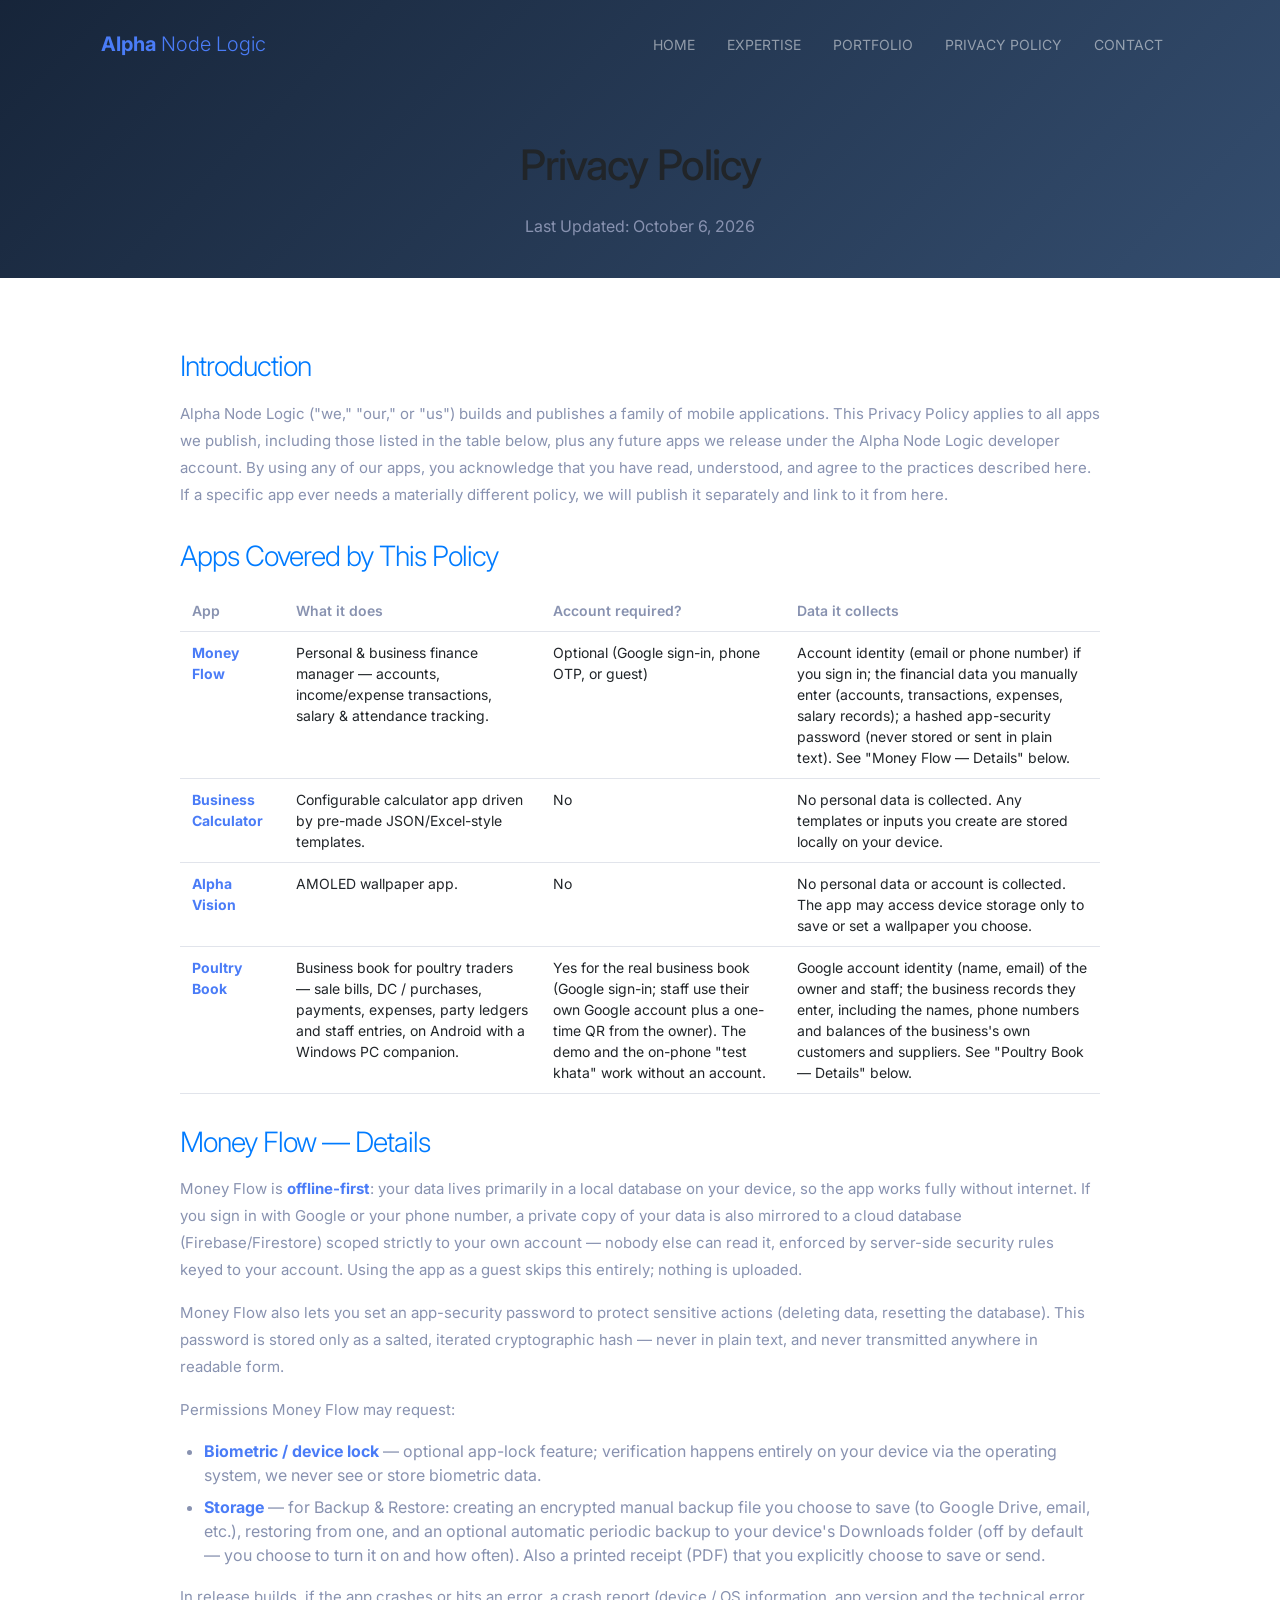
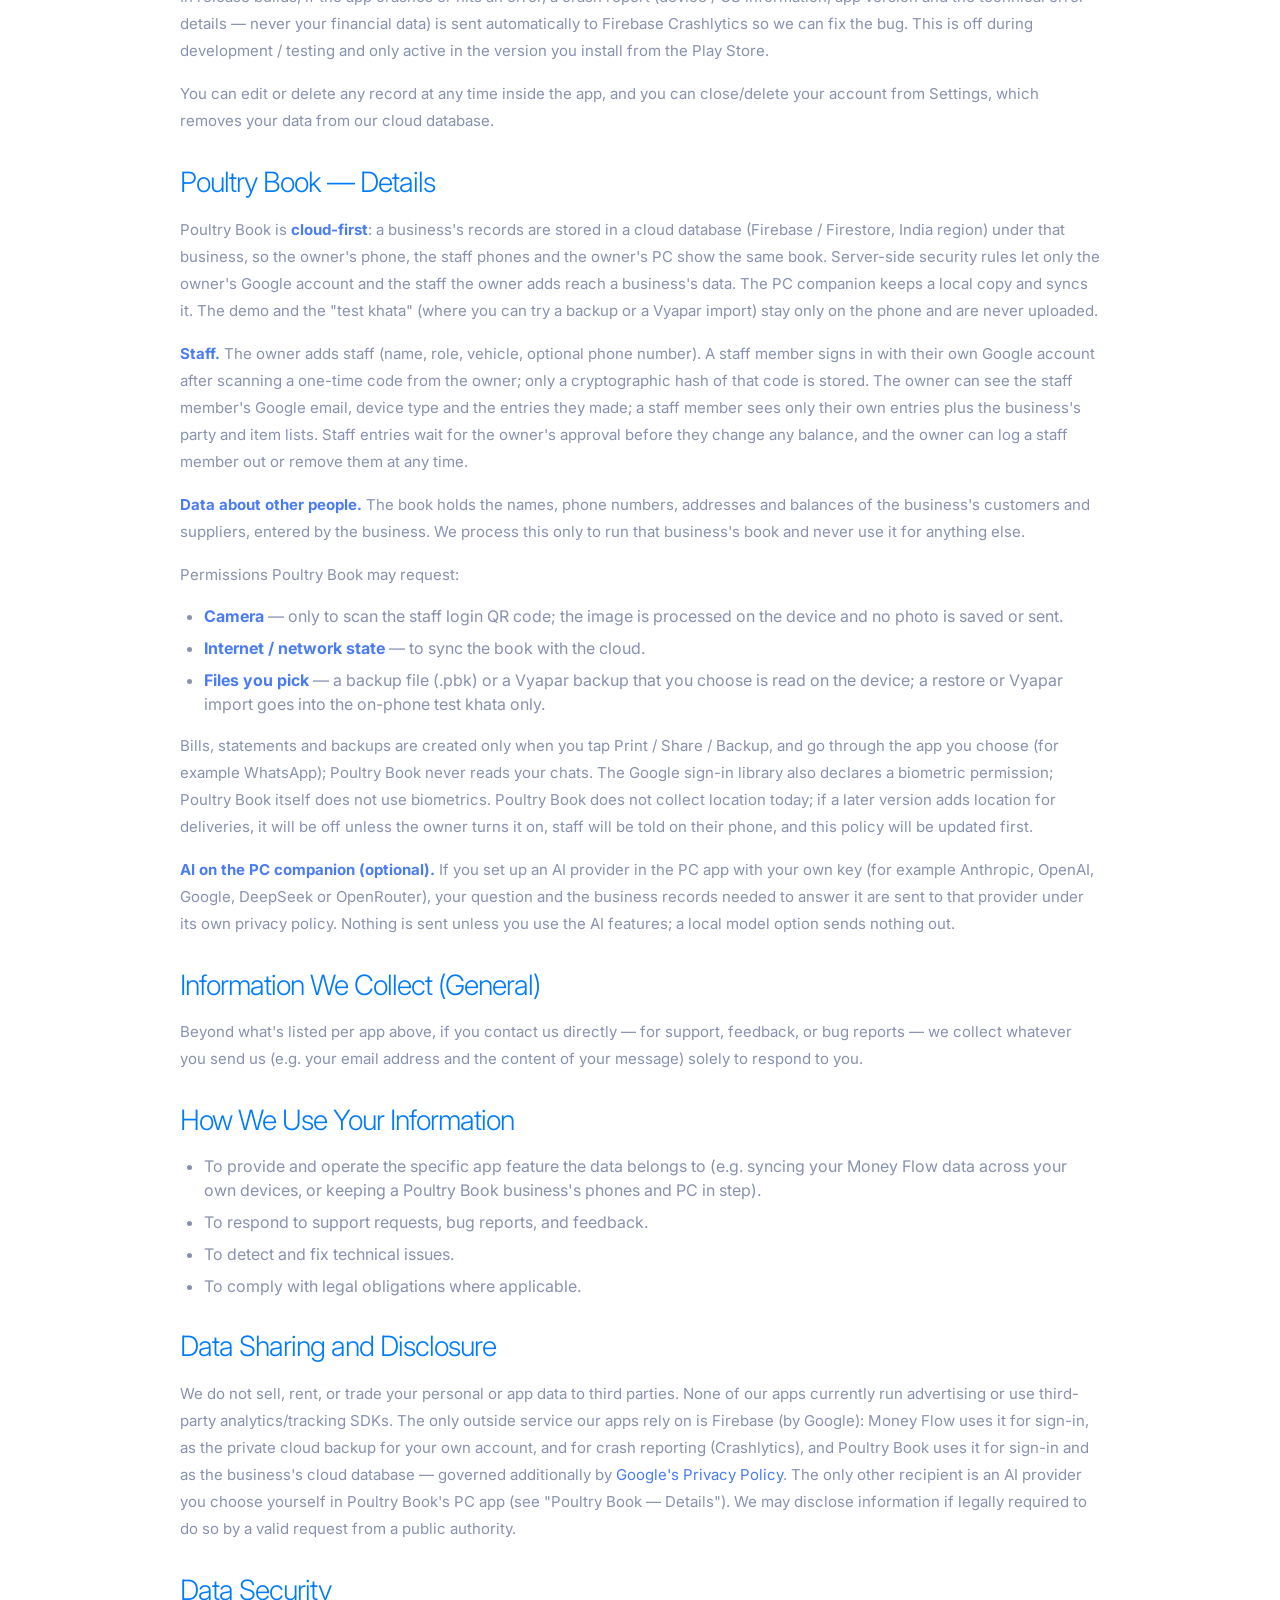
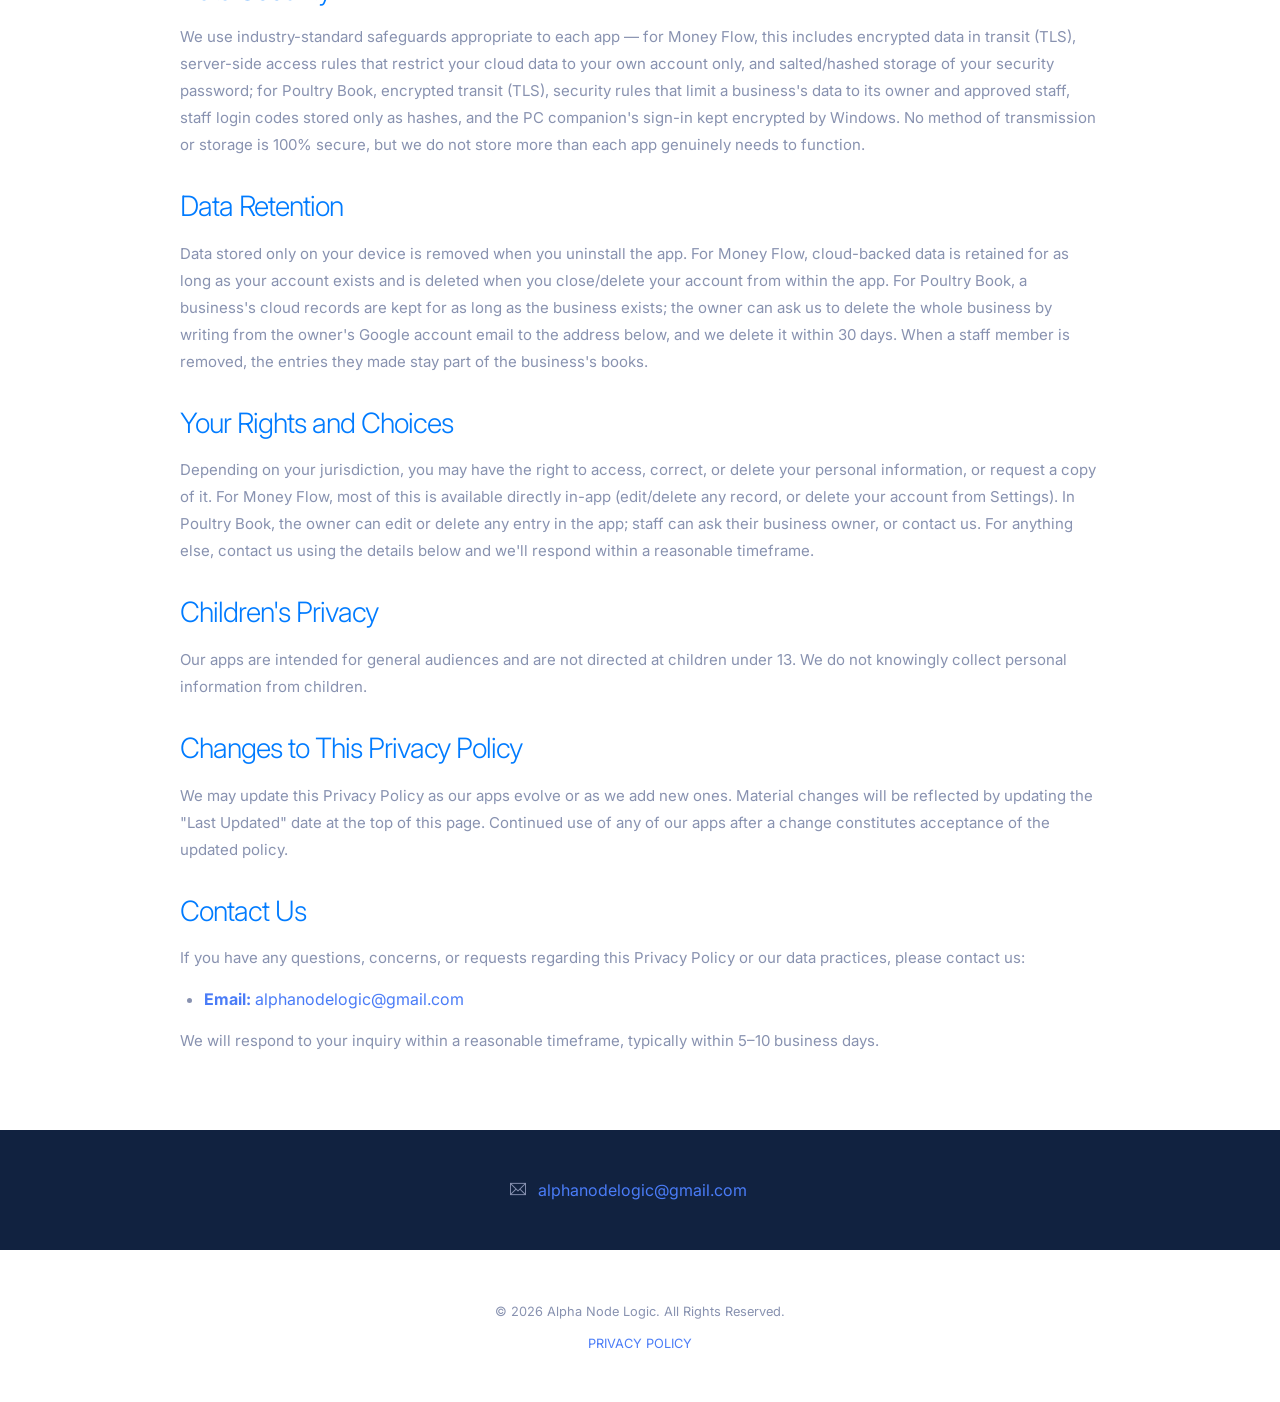
<file: privacy-policy.html>
<!doctype html>
<html lang="en">
<!--

Page    : privacy-policy / Alpha Node Logic
Version : 2.1 — updated to cover all Alpha Node Logic apps individually
Author  : Alpha Node Logic (Based on Colorlib MobApp)

 -->

<head>
    <title>Privacy Policy - Alpha Node Logic</title>
    <!-- Required meta tags -->
    <meta charset="utf-8">
    <meta name="viewport" content="width=device-width, initial-scale=1, shrink-to-fit=no">
    <meta name="description" content="Privacy Policy for Alpha Node Logic software applications and services.">
    <meta name="keywords" content="privacy policy, data protection, Alpha Node Logic, software privacy">

    <!-- Font -->
    <link rel="dns-prefetch" href="//fonts.googleapis.com">
    <link href="https://fonts.googleapis.com/css2?family=Inter:wght@300;400;500;600;700&display=swap" rel="stylesheet">

    <!-- Bootstrap CSS -->
    <link rel="stylesheet" href="css/bootstrap.min.css">
    <!-- Themify Icons -->
    <link rel="stylesheet" href="css/themify-icons.css">
    <!-- Owl carousel -->
    <link rel="stylesheet" href="css/owl.carousel.min.css">
    <!-- Main css -->
    <link href="css/style.css" rel="stylesheet">

    <style>
        .privacy-content {
            padding: 40px 0 60px;
        }
        .privacy-content h2 {
            font-size: 28px;
            margin-top: 2rem;
            margin-bottom: 1rem;
        }
        .privacy-content h3 {
            font-size: 22px;
            margin-top: 1.5rem;
            margin-bottom: 0.75rem;
        }
        .privacy-content p {
            font-size: 15px;
            line-height: 1.8;
            margin-bottom: 1rem;
        }
        .privacy-content ul {
            color: #8892B0;
            margin-bottom: 1rem;
            padding-left: 1.5rem;
        }
        .privacy-content ul li {
            margin-bottom: 0.5rem;
        }
        .privacy-content strong {
            color: #4A7CF7;
        }
        .page-header {
            padding: 140px 0 40px;
            text-align: center;
        }
        .page-header h1 {
            font-size: 42px;
            font-weight: 500;
        }
        .page-header small {
            color: #8892B0;
            font-size: 16px;
        }
        .app-table {
            width: 100%;
            border-collapse: collapse;
            margin: 1rem 0 1.5rem;
            font-size: 14px;
        }
        .app-table th, .app-table td {
            text-align: left;
            padding: 10px 12px;
            border-bottom: 1px solid rgba(136,146,176,0.25);
            vertical-align: top;
        }
        .app-table th {
            color: #8892B0;
            font-weight: 600;
        }
        .app-table td strong {
            display: block;
            margin-bottom: 2px;
        }
        .badge-soon {
            display: inline-block;
            font-size: 11px;
            font-weight: 600;
            color: #4A7CF7;
            border: 1px solid #4A7CF7;
            border-radius: 4px;
            padding: 1px 6px;
            margin-left: 6px;
        }
    </style>
</head>

<body data-spy="scroll" data-target="#navbar" data-offset="30">

    <!-- Nav Menu -->

    <div class="nav-menu fixed-top">
        <div class="container">
            <div class="row">
                <div class="col-md-12">
                    <nav class="navbar navbar-dark navbar-expand-lg">
                        <a class="navbar-brand" href="index.html"><span style="font-weight:700; color:#4A7CF7;">Alpha</span> <span style="font-weight:300; color:#4A7CF7;">Node Logic</span></a> <button class="navbar-toggler" type="button" data-toggle="collapse" data-target="#navbar" aria-controls="navbar" aria-expanded="false" aria-label="Toggle navigation"> <span class="navbar-toggler-icon"></span> </button>
                        <div class="collapse navbar-collapse" id="navbar">
                            <ul class="navbar-nav ml-auto">
                                <li class="nav-item"> <a class="nav-link" href="index.html">HOME</a> </li>
                                <li class="nav-item"> <a class="nav-link" href="index.html#expertise">EXPERTISE</a> </li>
                                <li class="nav-item"> <a class="nav-link" href="index.html#portfolio">PORTFOLIO</a> </li>
                                <li class="nav-item"> <a class="nav-link active" href="privacy-policy.html">PRIVACY POLICY</a> </li>
                                <li class="nav-item"> <a class="nav-link" href="index.html#contact">CONTACT</a> </li>
                            </ul>
                        </div>
                    </nav>
                </div>
            </div>
        </div>
    </div>

    <!-- Page Header -->
    <div class="bg-gradient page-header" id="home">
        <div class="container">
            <h1>Privacy Policy</h1>
            <small>Last Updated: October 6, 2026</small>
        </div>
    </div>

    <!-- Privacy Content -->
    <div class="section privacy-content">
        <div class="container">
            <div class="row">
                <div class="col-lg-10 offset-lg-1">

                    <h2>Introduction</h2>
                    <p>Alpha Node Logic ("we," "our," or "us") builds and publishes a family of mobile applications. This Privacy Policy applies to all apps we publish, including those listed in the table below, plus any future apps we release under the Alpha Node Logic developer account. By using any of our apps, you acknowledge that you have read, understood, and agree to the practices described here. If a specific app ever needs a materially different policy, we will publish it separately and link to it from here.</p>

                    <h2>Apps Covered by This Policy</h2>
                    <table class="app-table">
                        <tr><th>App</th><th>What it does</th><th>Account required?</th><th>Data it collects</th></tr>
                        <tr>
                            <td><strong>Money Flow</strong></td>
                            <td>Personal &amp; business finance manager — accounts, income/expense transactions, salary &amp; attendance tracking.</td>
                            <td>Optional (Google sign-in, phone OTP, or guest)</td>
                            <td>Account identity (email or phone number) if you sign in; the financial data you manually enter (accounts, transactions, expenses, salary records); a hashed app-security password (never stored or sent in plain text). See "Money Flow — Details" below.</td>
                        </tr>
                        <tr>
                            <td><strong>Business Calculator</strong></td>
                            <td>Configurable calculator app driven by pre-made JSON/Excel-style templates.</td>
                            <td>No</td>
                            <td>No personal data is collected. Any templates or inputs you create are stored locally on your device.</td>
                        </tr>
                        <tr>
                            <td><strong>Alpha Vision</strong></td>
                            <td>AMOLED wallpaper app.</td>
                            <td>No</td>
                            <td>No personal data or account is collected. The app may access device storage only to save or set a wallpaper you choose.</td>
                        </tr>
                        <tr>
                            <td><strong>Poultry Book</strong></td>
                            <td>Business book for poultry traders — sale bills, DC / purchases, payments, expenses, party ledgers and staff entries, on Android with a Windows PC companion.</td>
                            <td>Yes for the real business book (Google sign-in; staff use their own Google account plus a one-time QR from the owner). The demo and the on-phone "test khata" work without an account.</td>
                            <td>Google account identity (name, email) of the owner and staff; the business records they enter, including the names, phone numbers and balances of the business's own customers and suppliers. See "Poultry Book — Details" below.</td>
                        </tr>
                    </table>

                    <h2>Money Flow — Details</h2>
                    <p>Money Flow is <strong>offline-first</strong>: your data lives primarily in a local database on your device, so the app works fully without internet. If you sign in with Google or your phone number, a private copy of your data is also mirrored to a cloud database (Firebase/Firestore) scoped strictly to your own account — nobody else can read it, enforced by server-side security rules keyed to your account. Using the app as a guest skips this entirely; nothing is uploaded.</p>
                    <p>Money Flow also lets you set an app-security password to protect sensitive actions (deleting data, resetting the database). This password is stored only as a salted, iterated cryptographic hash — never in plain text, and never transmitted anywhere in readable form.</p>
                    <p>Permissions Money Flow may request:</p>
                    <ul>
                        <li><strong>Biometric / device lock</strong> — optional app-lock feature; verification happens entirely on your device via the operating system, we never see or store biometric data.</li>
                        <li><strong>Storage</strong> — for Backup &amp; Restore: creating an encrypted manual backup file you choose to save (to Google Drive, email, etc.), restoring from one, and an optional automatic periodic backup to your device's Downloads folder (off by default — you choose to turn it on and how often). Also a printed receipt (PDF) that you explicitly choose to save or send.</li>
                    </ul>
                    <p>In release builds, if the app crashes or hits an error, a crash report (device / OS information, app version and the technical error details — never your financial data) is sent automatically to Firebase Crashlytics so we can fix the bug. This is off during development / testing and only active in the version you install from the Play Store.</p>
                    <p>You can edit or delete any record at any time inside the app, and you can close/delete your account from Settings, which removes your data from our cloud database.</p>

                    <h2>Poultry Book — Details</h2>
                    <p>Poultry Book is <strong>cloud-first</strong>: a business's records are stored in a cloud database (Firebase / Firestore, India region) under that business, so the owner's phone, the staff phones and the owner's PC show the same book. Server-side security rules let only the owner's Google account and the staff the owner adds reach a business's data. The PC companion keeps a local copy and syncs it. The demo and the "test khata" (where you can try a backup or a Vyapar import) stay only on the phone and are never uploaded.</p>
                    <p><strong>Staff.</strong> The owner adds staff (name, role, vehicle, optional phone number). A staff member signs in with their own Google account after scanning a one-time code from the owner; only a cryptographic hash of that code is stored. The owner can see the staff member's Google email, device type and the entries they made; a staff member sees only their own entries plus the business's party and item lists. Staff entries wait for the owner's approval before they change any balance, and the owner can log a staff member out or remove them at any time.</p>
                    <p><strong>Data about other people.</strong> The book holds the names, phone numbers, addresses and balances of the business's customers and suppliers, entered by the business. We process this only to run that business's book and never use it for anything else.</p>
                    <p>Permissions Poultry Book may request:</p>
                    <ul>
                        <li><strong>Camera</strong> — only to scan the staff login QR code; the image is processed on the device and no photo is saved or sent.</li>
                        <li><strong>Internet / network state</strong> — to sync the book with the cloud.</li>
                        <li><strong>Files you pick</strong> — a backup file (.pbk) or a Vyapar backup that you choose is read on the device; a restore or Vyapar import goes into the on-phone test khata only.</li>
                    </ul>
                    <p>Bills, statements and backups are created only when you tap Print / Share / Backup, and go through the app you choose (for example WhatsApp); Poultry Book never reads your chats. The Google sign-in library also declares a biometric permission; Poultry Book itself does not use biometrics. Poultry Book does not collect location today; if a later version adds location for deliveries, it will be off unless the owner turns it on, staff will be told on their phone, and this policy will be updated first.</p>
                    <p><strong>AI on the PC companion (optional).</strong> If you set up an AI provider in the PC app with your own key (for example Anthropic, OpenAI, Google, DeepSeek or OpenRouter), your question and the business records needed to answer it are sent to that provider under its own privacy policy. Nothing is sent unless you use the AI features; a local model option sends nothing out.</p>

                    <h2>Information We Collect (General)</h2>
                    <p>Beyond what's listed per app above, if you contact us directly — for support, feedback, or bug reports — we collect whatever you send us (e.g. your email address and the content of your message) solely to respond to you.</p>

                    <h2>How We Use Your Information</h2>
                    <ul>
                        <li>To provide and operate the specific app feature the data belongs to (e.g. syncing your Money Flow data across your own devices, or keeping a Poultry Book business's phones and PC in step).</li>
                        <li>To respond to support requests, bug reports, and feedback.</li>
                        <li>To detect and fix technical issues.</li>
                        <li>To comply with legal obligations where applicable.</li>
                    </ul>

                    <h2>Data Sharing and Disclosure</h2>
                    <p>We do not sell, rent, or trade your personal or app data to third parties. None of our apps currently run advertising or use third-party analytics/tracking SDKs. The only outside service our apps rely on is Firebase (by Google): Money Flow uses it for sign-in, as the private cloud backup for your own account, and for crash reporting (Crashlytics), and Poultry Book uses it for sign-in and as the business's cloud database — governed additionally by <a href="https://policies.google.com/privacy" target="_blank" rel="noopener">Google's Privacy Policy</a>. The only other recipient is an AI provider you choose yourself in Poultry Book's PC app (see "Poultry Book — Details"). We may disclose information if legally required to do so by a valid request from a public authority.</p>

                    <h2>Data Security</h2>
                    <p>We use industry-standard safeguards appropriate to each app — for Money Flow, this includes encrypted data in transit (TLS), server-side access rules that restrict your cloud data to your own account only, and salted/hashed storage of your security password; for Poultry Book, encrypted transit (TLS), security rules that limit a business's data to its owner and approved staff, staff login codes stored only as hashes, and the PC companion's sign-in kept encrypted by Windows. No method of transmission or storage is 100% secure, but we do not store more than each app genuinely needs to function.</p>

                    <h2>Data Retention</h2>
                    <p>Data stored only on your device is removed when you uninstall the app. For Money Flow, cloud-backed data is retained for as long as your account exists and is deleted when you close/delete your account from within the app. For Poultry Book, a business's cloud records are kept for as long as the business exists; the owner can ask us to delete the whole business by writing from the owner's Google account email to the address below, and we delete it within 30 days. When a staff member is removed, the entries they made stay part of the business's books.</p>

                    <h2>Your Rights and Choices</h2>
                    <p>Depending on your jurisdiction, you may have the right to access, correct, or delete your personal information, or request a copy of it. For Money Flow, most of this is available directly in-app (edit/delete any record, or delete your account from Settings). In Poultry Book, the owner can edit or delete any entry in the app; staff can ask their business owner, or contact us. For anything else, contact us using the details below and we'll respond within a reasonable timeframe.</p>

                    <h2>Children's Privacy</h2>
                    <p>Our apps are intended for general audiences and are not directed at children under 13. We do not knowingly collect personal information from children.</p>

                    <h2>Changes to This Privacy Policy</h2>
                    <p>We may update this Privacy Policy as our apps evolve or as we add new ones. Material changes will be reflected by updating the "Last Updated" date at the top of this page. Continued use of any of our apps after a change constitutes acceptance of the updated policy.</p>

                    <h2>Contact Us</h2>
                    <p>If you have any questions, concerns, or requests regarding this Privacy Policy or our data practices, please contact us:</p>
                    <ul>
                        <li><strong>Email:</strong> <a href="mailto:alphanodelogic@gmail.com">alphanodelogic@gmail.com</a></li>
                    </ul>
                    <p>We will respond to your inquiry within a reasonable timeframe, typically within 5–10 business days.</p>

                </div>
            </div>
        </div>
    </div>
    <!-- // end .section -->

    <div class="light-bg py-5" id="contact">
        <div class="container">
            <div class="row">
                <div class="col-lg-12 text-center">
                    <div class="d-block d-sm-inline-block">
                        <p class="mb-0">
                            <span class="ti-email mr-2"></span> <a class="mr-4" href="mailto:alphanodelogic@gmail.com">alphanodelogic@gmail.com</a>
                        </p>
                    </div>
                </div>
            </div>

        </div>

    </div>
    <!-- // end .section -->
    <footer class="my-5 text-center">
        <p class="mb-2"><small>© 2026 Alpha Node Logic. All Rights Reserved.</small></p>

        <small>
            <a href="privacy-policy.html" class="m-2">PRIVACY POLICY</a>
        </small>
    </footer>

    <!-- jQuery and Bootstrap -->
    <script src="js/jquery-3.2.1.min.js"></script>
    <script src="js/bootstrap.bundle.min.js"></script>
    <!-- Plugins JS -->
    <script src="js/owl.carousel.min.js"></script>
    <!-- Custom JS -->
    <script src="js/script.js"></script>

</body>
</html>
</file>
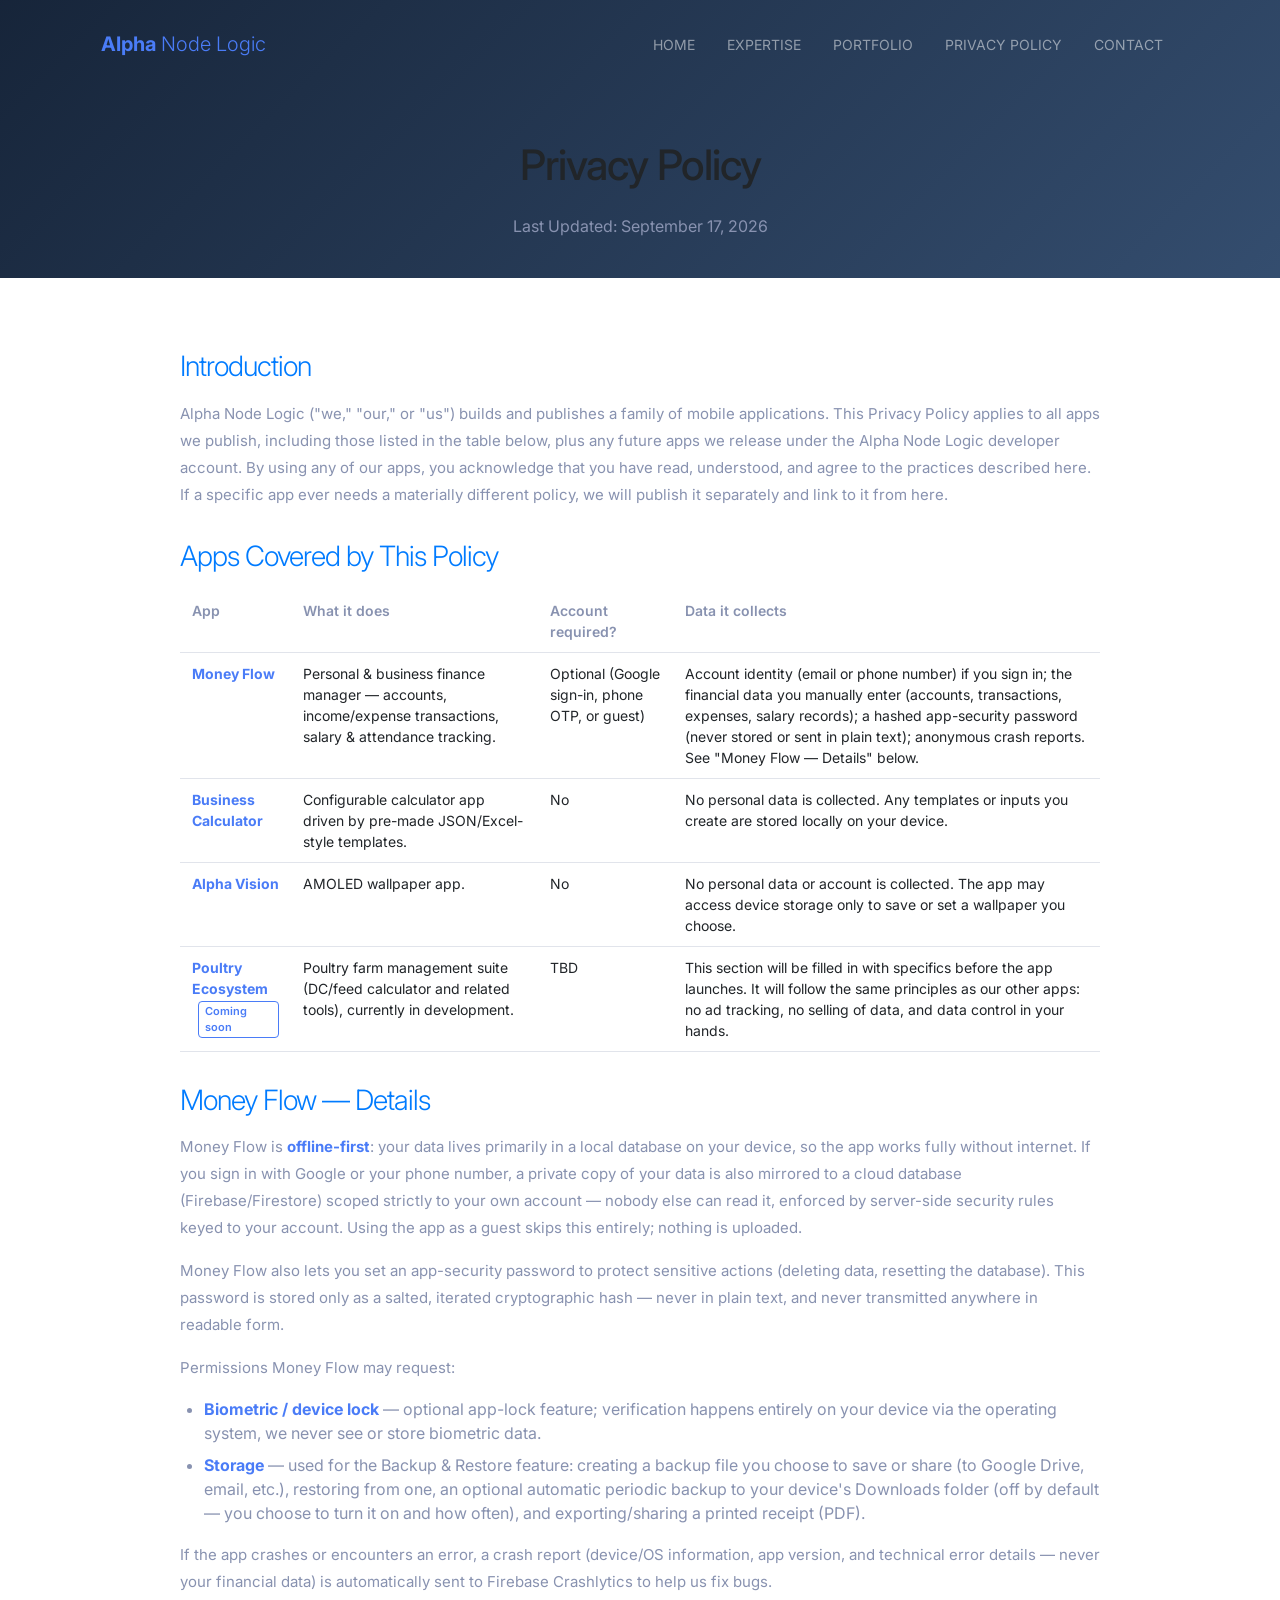
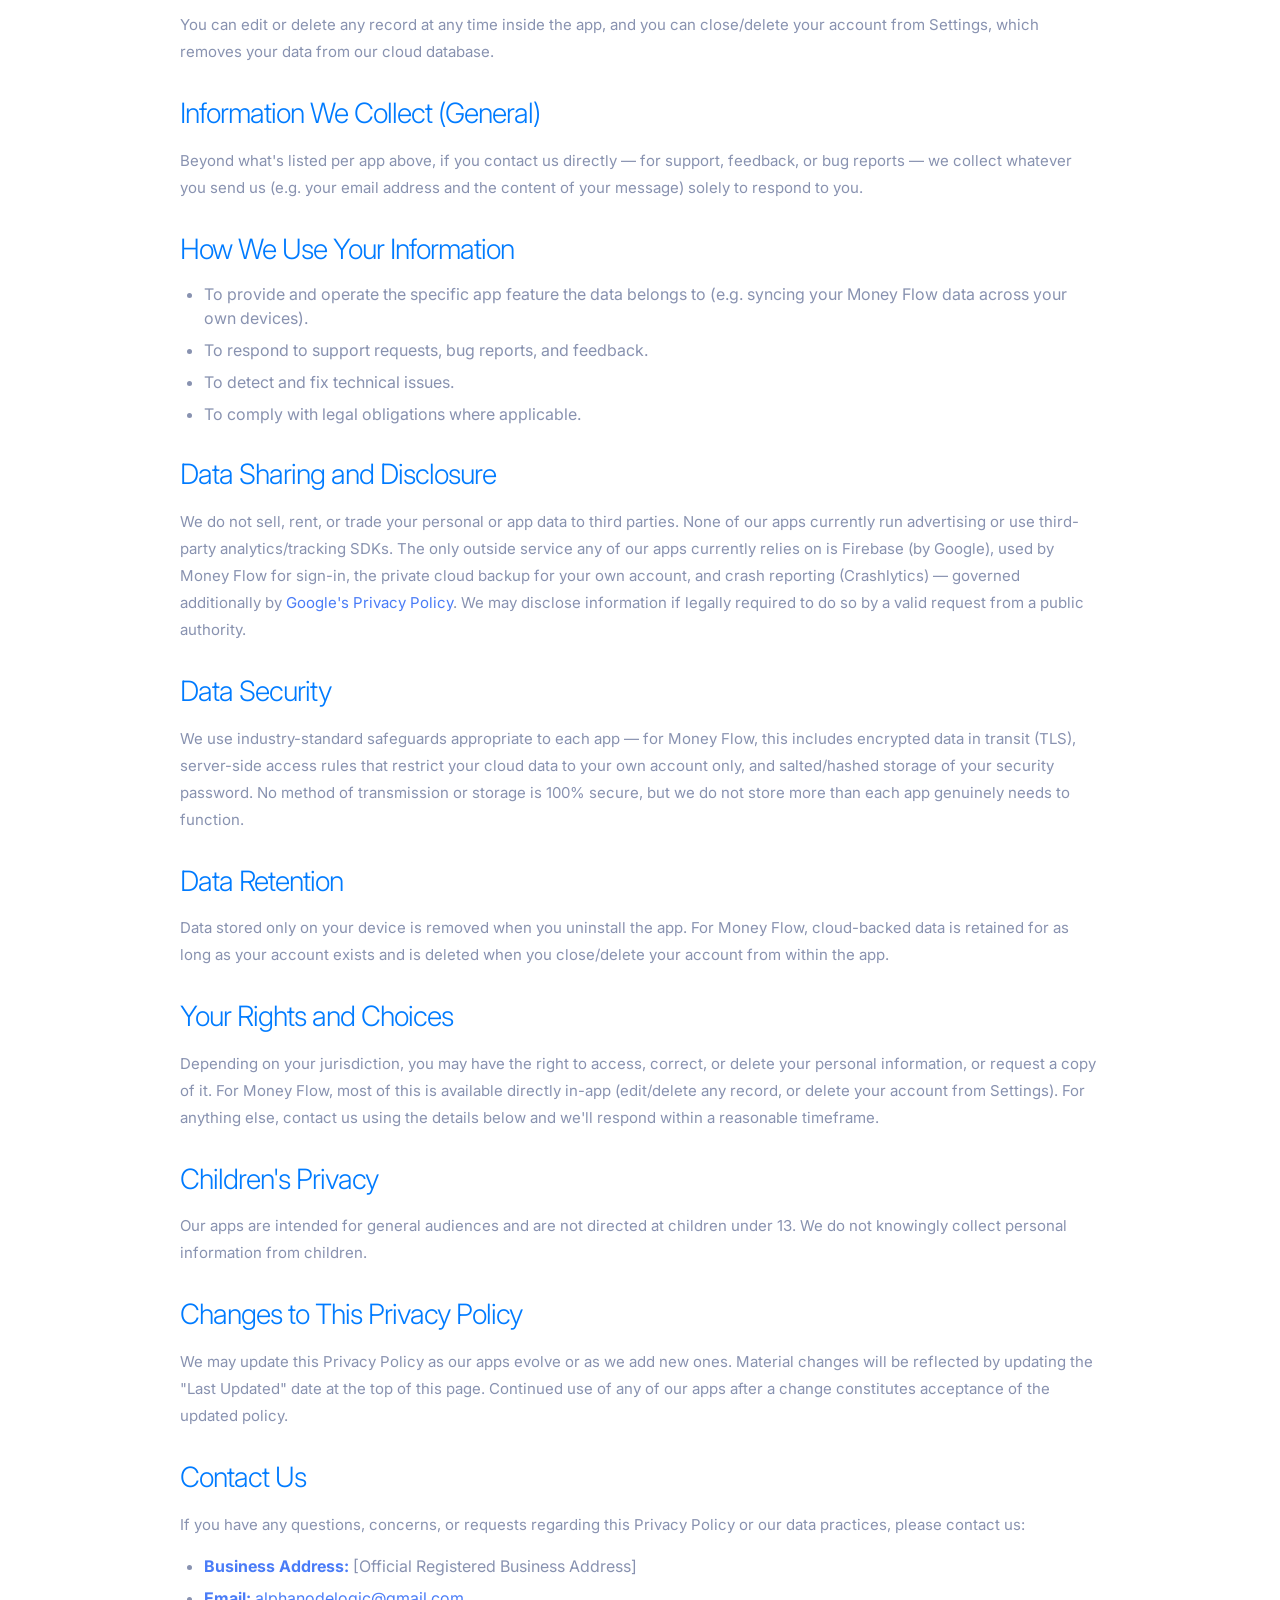
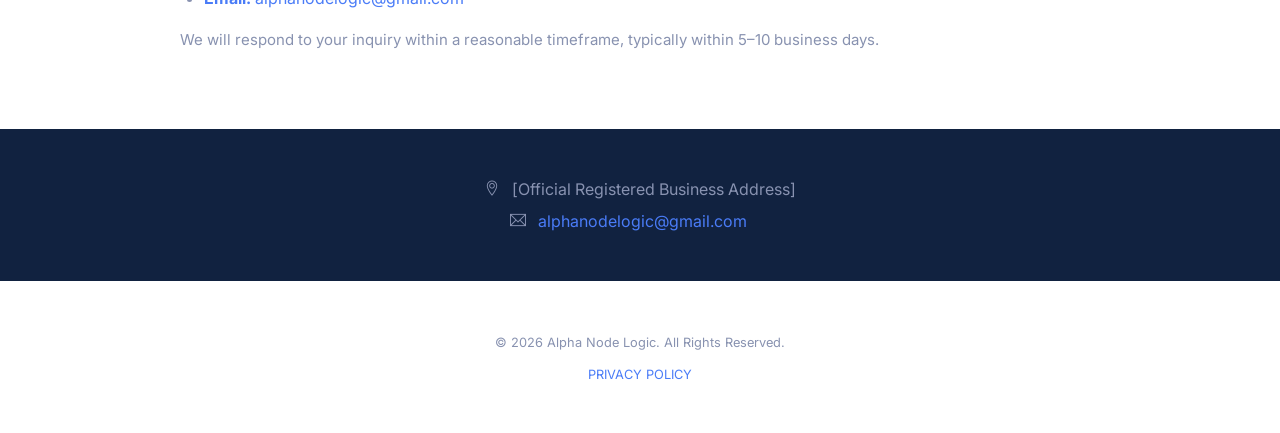
<file: alphanodelogic-wq.github.io-main/privacy-policy.html>
<!doctype html>
<html lang="en">
<!--

Page    : privacy-policy / Alpha Node Logic
Version : 2.1 — updated to cover all Alpha Node Logic apps individually
Author  : Alpha Node Logic (Based on Colorlib MobApp)

 -->

<head>
    <title>Privacy Policy - Alpha Node Logic</title>
    <!-- Required meta tags -->
    <meta charset="utf-8">
    <meta name="viewport" content="width=device-width, initial-scale=1, shrink-to-fit=no">
    <meta name="description" content="Privacy Policy for Alpha Node Logic software applications and services.">
    <meta name="keywords" content="privacy policy, data protection, Alpha Node Logic, software privacy">

    <!-- Font -->
    <link rel="dns-prefetch" href="//fonts.googleapis.com">
    <link href="https://fonts.googleapis.com/css2?family=Inter:wght@300;400;500;600;700&display=swap" rel="stylesheet">

    <!-- Bootstrap CSS -->
    <link rel="stylesheet" href="css/bootstrap.min.css">
    <!-- Themify Icons -->
    <link rel="stylesheet" href="css/themify-icons.css">
    <!-- Owl carousel -->
    <link rel="stylesheet" href="css/owl.carousel.min.css">
    <!-- Main css -->
    <link href="css/style.css" rel="stylesheet">

    <style>
        .privacy-content {
            padding: 40px 0 60px;
        }
        .privacy-content h2 {
            font-size: 28px;
            margin-top: 2rem;
            margin-bottom: 1rem;
        }
        .privacy-content h3 {
            font-size: 22px;
            margin-top: 1.5rem;
            margin-bottom: 0.75rem;
        }
        .privacy-content p {
            font-size: 15px;
            line-height: 1.8;
            margin-bottom: 1rem;
        }
        .privacy-content ul {
            color: #8892B0;
            margin-bottom: 1rem;
            padding-left: 1.5rem;
        }
        .privacy-content ul li {
            margin-bottom: 0.5rem;
        }
        .privacy-content strong {
            color: #4A7CF7;
        }
        .page-header {
            padding: 140px 0 40px;
            text-align: center;
        }
        .page-header h1 {
            font-size: 42px;
            font-weight: 500;
        }
        .page-header small {
            color: #8892B0;
            font-size: 16px;
        }
        .app-table {
            width: 100%;
            border-collapse: collapse;
            margin: 1rem 0 1.5rem;
            font-size: 14px;
        }
        .app-table th, .app-table td {
            text-align: left;
            padding: 10px 12px;
            border-bottom: 1px solid rgba(136,146,176,0.25);
            vertical-align: top;
        }
        .app-table th {
            color: #8892B0;
            font-weight: 600;
        }
        .app-table td strong {
            display: block;
            margin-bottom: 2px;
        }
        .badge-soon {
            display: inline-block;
            font-size: 11px;
            font-weight: 600;
            color: #4A7CF7;
            border: 1px solid #4A7CF7;
            border-radius: 4px;
            padding: 1px 6px;
            margin-left: 6px;
        }
    </style>
</head>

<body data-spy="scroll" data-target="#navbar" data-offset="30">

    <!-- Nav Menu -->

    <div class="nav-menu fixed-top">
        <div class="container">
            <div class="row">
                <div class="col-md-12">
                    <nav class="navbar navbar-dark navbar-expand-lg">
                        <a class="navbar-brand" href="index.html"><span style="font-weight:700; color:#4A7CF7;">Alpha</span> <span style="font-weight:300; color:#4A7CF7;">Node Logic</span></a> <button class="navbar-toggler" type="button" data-toggle="collapse" data-target="#navbar" aria-controls="navbar" aria-expanded="false" aria-label="Toggle navigation"> <span class="navbar-toggler-icon"></span> </button>
                        <div class="collapse navbar-collapse" id="navbar">
                            <ul class="navbar-nav ml-auto">
                                <li class="nav-item"> <a class="nav-link" href="index.html">HOME</a> </li>
                                <li class="nav-item"> <a class="nav-link" href="index.html#expertise">EXPERTISE</a> </li>
                                <li class="nav-item"> <a class="nav-link" href="index.html#portfolio">PORTFOLIO</a> </li>
                                <li class="nav-item"> <a class="nav-link active" href="privacy-policy.html">PRIVACY POLICY</a> </li>
                                <li class="nav-item"> <a class="nav-link" href="index.html#contact">CONTACT</a> </li>
                            </ul>
                        </div>
                    </nav>
                </div>
            </div>
        </div>
    </div>

    <!-- Page Header -->
    <div class="bg-gradient page-header" id="home">
        <div class="container">
            <h1>Privacy Policy</h1>
            <small>Last Updated: September 17, 2026</small>
        </div>
    </div>

    <!-- Privacy Content -->
    <div class="section privacy-content">
        <div class="container">
            <div class="row">
                <div class="col-lg-10 offset-lg-1">

                    <h2>Introduction</h2>
                    <p>Alpha Node Logic ("we," "our," or "us") builds and publishes a family of mobile applications. This Privacy Policy applies to all apps we publish, including those listed in the table below, plus any future apps we release under the Alpha Node Logic developer account. By using any of our apps, you acknowledge that you have read, understood, and agree to the practices described here. If a specific app ever needs a materially different policy, we will publish it separately and link to it from here.</p>

                    <h2>Apps Covered by This Policy</h2>
                    <table class="app-table">
                        <tr><th>App</th><th>What it does</th><th>Account required?</th><th>Data it collects</th></tr>
                        <tr>
                            <td><strong>Money Flow</strong></td>
                            <td>Personal &amp; business finance manager — accounts, income/expense transactions, salary &amp; attendance tracking.</td>
                            <td>Optional (Google sign-in, phone OTP, or guest)</td>
                            <td>Account identity (email or phone number) if you sign in; the financial data you manually enter (accounts, transactions, expenses, salary records); a hashed app-security password (never stored or sent in plain text); anonymous crash reports. See "Money Flow — Details" below.</td>
                        </tr>
                        <tr>
                            <td><strong>Business Calculator</strong></td>
                            <td>Configurable calculator app driven by pre-made JSON/Excel-style templates.</td>
                            <td>No</td>
                            <td>No personal data is collected. Any templates or inputs you create are stored locally on your device.</td>
                        </tr>
                        <tr>
                            <td><strong>Alpha Vision</strong></td>
                            <td>AMOLED wallpaper app.</td>
                            <td>No</td>
                            <td>No personal data or account is collected. The app may access device storage only to save or set a wallpaper you choose.</td>
                        </tr>
                        <tr>
                            <td><strong>Poultry Ecosystem</strong><span class="badge-soon">Coming soon</span></td>
                            <td>Poultry farm management suite (DC/feed calculator and related tools), currently in development.</td>
                            <td>TBD</td>
                            <td>This section will be filled in with specifics before the app launches. It will follow the same principles as our other apps: no ad tracking, no selling of data, and data control in your hands.</td>
                        </tr>
                    </table>

                    <h2>Money Flow — Details</h2>
                    <p>Money Flow is <strong>offline-first</strong>: your data lives primarily in a local database on your device, so the app works fully without internet. If you sign in with Google or your phone number, a private copy of your data is also mirrored to a cloud database (Firebase/Firestore) scoped strictly to your own account — nobody else can read it, enforced by server-side security rules keyed to your account. Using the app as a guest skips this entirely; nothing is uploaded.</p>
                    <p>Money Flow also lets you set an app-security password to protect sensitive actions (deleting data, resetting the database). This password is stored only as a salted, iterated cryptographic hash — never in plain text, and never transmitted anywhere in readable form.</p>
                    <p>Permissions Money Flow may request:</p>
                    <ul>
                        <li><strong>Biometric / device lock</strong> — optional app-lock feature; verification happens entirely on your device via the operating system, we never see or store biometric data.</li>
                        <li><strong>Storage</strong> — used for the Backup &amp; Restore feature: creating a backup file you choose to save or share (to Google Drive, email, etc.), restoring from one, an optional automatic periodic backup to your device's Downloads folder (off by default — you choose to turn it on and how often), and exporting/sharing a printed receipt (PDF).</li>
                    </ul>
                    <p>If the app crashes or encounters an error, a crash report (device/OS information, app version, and technical error details — never your financial data) is automatically sent to Firebase Crashlytics to help us fix bugs.</p>
                    <p>You can edit or delete any record at any time inside the app, and you can close/delete your account from Settings, which removes your data from our cloud database.</p>

                    <h2>Information We Collect (General)</h2>
                    <p>Beyond what's listed per app above, if you contact us directly — for support, feedback, or bug reports — we collect whatever you send us (e.g. your email address and the content of your message) solely to respond to you.</p>

                    <h2>How We Use Your Information</h2>
                    <ul>
                        <li>To provide and operate the specific app feature the data belongs to (e.g. syncing your Money Flow data across your own devices).</li>
                        <li>To respond to support requests, bug reports, and feedback.</li>
                        <li>To detect and fix technical issues.</li>
                        <li>To comply with legal obligations where applicable.</li>
                    </ul>

                    <h2>Data Sharing and Disclosure</h2>
                    <p>We do not sell, rent, or trade your personal or app data to third parties. None of our apps currently run advertising or use third-party analytics/tracking SDKs. The only outside service any of our apps currently relies on is Firebase (by Google), used by Money Flow for sign-in, the private cloud backup for your own account, and crash reporting (Crashlytics) — governed additionally by <a href="https://policies.google.com/privacy" target="_blank" rel="noopener">Google's Privacy Policy</a>. We may disclose information if legally required to do so by a valid request from a public authority.</p>

                    <h2>Data Security</h2>
                    <p>We use industry-standard safeguards appropriate to each app — for Money Flow, this includes encrypted data in transit (TLS), server-side access rules that restrict your cloud data to your own account only, and salted/hashed storage of your security password. No method of transmission or storage is 100% secure, but we do not store more than each app genuinely needs to function.</p>

                    <h2>Data Retention</h2>
                    <p>Data stored only on your device is removed when you uninstall the app. For Money Flow, cloud-backed data is retained for as long as your account exists and is deleted when you close/delete your account from within the app.</p>

                    <h2>Your Rights and Choices</h2>
                    <p>Depending on your jurisdiction, you may have the right to access, correct, or delete your personal information, or request a copy of it. For Money Flow, most of this is available directly in-app (edit/delete any record, or delete your account from Settings). For anything else, contact us using the details below and we'll respond within a reasonable timeframe.</p>

                    <h2>Children's Privacy</h2>
                    <p>Our apps are intended for general audiences and are not directed at children under 13. We do not knowingly collect personal information from children.</p>

                    <h2>Changes to This Privacy Policy</h2>
                    <p>We may update this Privacy Policy as our apps evolve or as we add new ones. Material changes will be reflected by updating the "Last Updated" date at the top of this page. Continued use of any of our apps after a change constitutes acceptance of the updated policy.</p>

                    <h2>Contact Us</h2>
                    <p>If you have any questions, concerns, or requests regarding this Privacy Policy or our data practices, please contact us:</p>
                    <ul>
                        <li><strong>Business Address:</strong> [Official Registered Business Address]</li>
                        <li><strong>Email:</strong> <a href="mailto:alphanodelogic@gmail.com">alphanodelogic@gmail.com</a></li>
                    </ul>
                    <p>We will respond to your inquiry within a reasonable timeframe, typically within 5–10 business days.</p>

                </div>
            </div>
        </div>
    </div>
    <!-- // end .section -->

    <div class="light-bg py-5" id="contact">
        <div class="container">
            <div class="row">
                <div class="col-lg-12 text-center">
                    <p class="mb-2"> <span class="ti-location-pin mr-2"></span> [Official Registered Business Address]</p>
                    <div class="d-block d-sm-inline-block">
                        <p class="mb-0">
                            <span class="ti-email mr-2"></span> <a class="mr-4" href="mailto:alphanodelogic@gmail.com">alphanodelogic@gmail.com</a>
                        </p>
                    </div>
                </div>
            </div>

        </div>

    </div>
    <!-- // end .section -->
    <footer class="my-5 text-center">
        <p class="mb-2"><small>© 2026 Alpha Node Logic. All Rights Reserved.</small></p>

        <small>
            <a href="privacy-policy.html" class="m-2">PRIVACY POLICY</a>
        </small>
    </footer>

    <!-- jQuery and Bootstrap -->
    <script src="js/jquery-3.2.1.min.js"></script>
    <script src="js/bootstrap.bundle.min.js"></script>
    <!-- Plugins JS -->
    <script src="js/owl.carousel.min.js"></script>
    <!-- Custom JS -->
    <script src="js/script.js"></script>

</body>
</html>
</file>
<file: css/themify-icons.css>
@font-face {
    font-family: 'themify';
    src: url('../fonts/themify.eot?-fvbane');
    src: url('../fonts/themify.eot?#iefix-fvbane') format('embedded-opentype'), url('../fonts/themify.woff?-fvbane') format('woff'), url('../fonts/themify.ttf?-fvbane') format('truetype'), url('../fonts/themify.svg?-fvbane#themify') format('svg');
    font-weight: normal;
    font-style: normal;
}

[class^="ti-"],
[class*=" ti-"] {
    font-family: 'themify';
    speak: none;
    font-style: normal;
    font-weight: normal;
    font-variant: normal;
    text-transform: none;
    line-height: 1;
    /* Better Font Rendering =========== */
    -webkit-font-smoothing: antialiased;
    -moz-osx-font-smoothing: grayscale;
}

.ti-wand:before {
    content: "\e600";
}

.ti-volume:before {
    content: "\e601";
}

.ti-user:before {
    content: "\e602";
}

.ti-unlock:before {
    content: "\e603";
}

.ti-unlink:before {
    content: "\e604";
}

.ti-trash:before {
    content: "\e605";
}

.ti-thought:before {
    content: "\e606";
}

.ti-target:before {
    content: "\e607";
}

.ti-tag:before {
    content: "\e608";
}

.ti-tablet:before {
    content: "\e609";
}

.ti-star:before {
    content: "\e60a";
}

.ti-spray:before {
    content: "\e60b";
}

.ti-signal:before {
    content: "\e60c";
}

.ti-shopping-cart:before {
    content: "\e60d";
}

.ti-shopping-cart-full:before {
    content: "\e60e";
}

.ti-settings:before {
    content: "\e60f";
}

.ti-search:before {
    content: "\e610";
}

.ti-zoom-in:before {
    content: "\e611";
}

.ti-zoom-out:before {
    content: "\e612";
}

.ti-cut:before {
    content: "\e613";
}

.ti-ruler:before {
    content: "\e614";
}

.ti-ruler-pencil:before {
    content: "\e615";
}

.ti-ruler-alt:before {
    content: "\e616";
}

.ti-bookmark:before {
    content: "\e617";
}

.ti-bookmark-alt:before {
    content: "\e618";
}

.ti-reload:before {
    content: "\e619";
}

.ti-plus:before {
    content: "\e61a";
}

.ti-pin:before {
    content: "\e61b";
}

.ti-pencil:before {
    content: "\e61c";
}

.ti-pencil-alt:before {
    content: "\e61d";
}

.ti-paint-roller:before {
    content: "\e61e";
}

.ti-paint-bucket:before {
    content: "\e61f";
}

.ti-na:before {
    content: "\e620";
}

.ti-mobile:before {
    content: "\e621";
}

.ti-minus:before {
    content: "\e622";
}

.ti-medall:before {
    content: "\e623";
}

.ti-medall-alt:before {
    content: "\e624";
}

.ti-marker:before {
    content: "\e625";
}

.ti-marker-alt:before {
    content: "\e626";
}

.ti-arrow-up:before {
    content: "\e627";
}

.ti-arrow-right:before {
    content: "\e628";
}

.ti-arrow-left:before {
    content: "\e629";
}

.ti-arrow-down:before {
    content: "\e62a";
}

.ti-lock:before {
    content: "\e62b";
}

.ti-location-arrow:before {
    content: "\e62c";
}

.ti-link:before {
    content: "\e62d";
}

.ti-layout:before {
    content: "\e62e";
}

.ti-layers:before {
    content: "\e62f";
}

.ti-layers-alt:before {
    content: "\e630";
}

.ti-key:before {
    content: "\e631";
}

.ti-import:before {
    content: "\e632";
}

.ti-image:before {
    content: "\e633";
}

.ti-heart:before {
    content: "\e634";
}

.ti-heart-broken:before {
    content: "\e635";
}

.ti-hand-stop:before {
    content: "\e636";
}

.ti-hand-open:before {
    content: "\e637";
}

.ti-hand-drag:before {
    content: "\e638";
}

.ti-folder:before {
    content: "\e639";
}

.ti-flag:before {
    content: "\e63a";
}

.ti-flag-alt:before {
    content: "\e63b";
}

.ti-flag-alt-2:before {
    content: "\e63c";
}

.ti-eye:before {
    content: "\e63d";
}

.ti-export:before {
    content: "\e63e";
}

.ti-exchange-vertical:before {
    content: "\e63f";
}

.ti-desktop:before {
    content: "\e640";
}

.ti-cup:before {
    content: "\e641";
}

.ti-crown:before {
    content: "\e642";
}

.ti-comments:before {
    content: "\e643";
}

.ti-comment:before {
    content: "\e644";
}

.ti-comment-alt:before {
    content: "\e645";
}

.ti-close:before {
    content: "\e646";
}

.ti-clip:before {
    content: "\e647";
}

.ti-angle-up:before {
    content: "\e648";
}

.ti-angle-right:before {
    content: "\e649";
}

.ti-angle-left:before {
    content: "\e64a";
}

.ti-angle-down:before {
    content: "\e64b";
}

.ti-check:before {
    content: "\e64c";
}

.ti-check-box:before {
    content: "\e64d";
}

.ti-camera:before {
    content: "\e64e";
}

.ti-announcement:before {
    content: "\e64f";
}

.ti-brush:before {
    content: "\e650";
}

.ti-briefcase:before {
    content: "\e651";
}

.ti-bolt:before {
    content: "\e652";
}

.ti-bolt-alt:before {
    content: "\e653";
}

.ti-blackboard:before {
    content: "\e654";
}

.ti-bag:before {
    content: "\e655";
}

.ti-move:before {
    content: "\e656";
}

.ti-arrows-vertical:before {
    content: "\e657";
}

.ti-arrows-horizontal:before {
    content: "\e658";
}

.ti-fullscreen:before {
    content: "\e659";
}

.ti-arrow-top-right:before {
    content: "\e65a";
}

.ti-arrow-top-left:before {
    content: "\e65b";
}

.ti-arrow-circle-up:before {
    content: "\e65c";
}

.ti-arrow-circle-right:before {
    content: "\e65d";
}

.ti-arrow-circle-left:before {
    content: "\e65e";
}

.ti-arrow-circle-down:before {
    content: "\e65f";
}

.ti-angle-double-up:before {
    content: "\e660";
}

.ti-angle-double-right:before {
    content: "\e661";
}

.ti-angle-double-left:before {
    content: "\e662";
}

.ti-angle-double-down:before {
    content: "\e663";
}

.ti-zip:before {
    content: "\e664";
}

.ti-world:before {
    content: "\e665";
}

.ti-wheelchair:before {
    content: "\e666";
}

.ti-view-list:before {
    content: "\e667";
}

.ti-view-list-alt:before {
    content: "\e668";
}

.ti-view-grid:before {
    content: "\e669";
}

.ti-uppercase:before {
    content: "\e66a";
}

.ti-upload:before {
    content: "\e66b";
}

.ti-underline:before {
    content: "\e66c";
}

.ti-truck:before {
    content: "\e66d";
}

.ti-timer:before {
    content: "\e66e";
}

.ti-ticket:before {
    content: "\e66f";
}

.ti-thumb-up:before {
    content: "\e670";
}

.ti-thumb-down:before {
    content: "\e671";
}

.ti-text:before {
    content: "\e672";
}

.ti-stats-up:before {
    content: "\e673";
}

.ti-stats-down:before {
    content: "\e674";
}

.ti-split-v:before {
    content: "\e675";
}

.ti-split-h:before {
    content: "\e676";
}

.ti-smallcap:before {
    content: "\e677";
}

.ti-shine:before {
    content: "\e678";
}

.ti-shift-right:before {
    content: "\e679";
}

.ti-shift-left:before {
    content: "\e67a";
}

.ti-shield:before {
    content: "\e67b";
}

.ti-notepad:before {
    content: "\e67c";
}

.ti-server:before {
    content: "\e67d";
}

.ti-quote-right:before {
    content: "\e67e";
}

.ti-quote-left:before {
    content: "\e67f";
}

.ti-pulse:before {
    content: "\e680";
}

.ti-printer:before {
    content: "\e681";
}

.ti-power-off:before {
    content: "\e682";
}

.ti-plug:before {
    content: "\e683";
}

.ti-pie-chart:before {
    content: "\e684";
}

.ti-paragraph:before {
    content: "\e685";
}

.ti-panel:before {
    content: "\e686";
}

.ti-package:before {
    content: "\e687";
}

.ti-music:before {
    content: "\e688";
}

.ti-music-alt:before {
    content: "\e689";
}

.ti-mouse:before {
    content: "\e68a";
}

.ti-mouse-alt:before {
    content: "\e68b";
}

.ti-money:before {
    content: "\e68c";
}

.ti-microphone:before {
    content: "\e68d";
}

.ti-menu:before {
    content: "\e68e";
}

.ti-menu-alt:before {
    content: "\e68f";
}

.ti-map:before {
    content: "\e690";
}

.ti-map-alt:before {
    content: "\e691";
}

.ti-loop:before {
    content: "\e692";
}

.ti-location-pin:before {
    content: "\e693";
}

.ti-list:before {
    content: "\e694";
}

.ti-light-bulb:before {
    content: "\e695";
}

.ti-Italic:before {
    content: "\e696";
}

.ti-info:before {
    content: "\e697";
}

.ti-infinite:before {
    content: "\e698";
}

.ti-id-badge:before {
    content: "\e699";
}

.ti-hummer:before {
    content: "\e69a";
}

.ti-home:before {
    content: "\e69b";
}

.ti-help:before {
    content: "\e69c";
}

.ti-headphone:before {
    content: "\e69d";
}

.ti-harddrives:before {
    content: "\e69e";
}

.ti-harddrive:before {
    content: "\e69f";
}

.ti-gift:before {
    content: "\e6a0";
}

.ti-game:before {
    content: "\e6a1";
}

.ti-filter:before {
    content: "\e6a2";
}

.ti-files:before {
    content: "\e6a3";
}

.ti-file:before {
    content: "\e6a4";
}

.ti-eraser:before {
    content: "\e6a5";
}

.ti-envelope:before {
    content: "\e6a6";
}

.ti-download:before {
    content: "\e6a7";
}

.ti-direction:before {
    content: "\e6a8";
}

.ti-direction-alt:before {
    content: "\e6a9";
}

.ti-dashboard:before {
    content: "\e6aa";
}

.ti-control-stop:before {
    content: "\e6ab";
}

.ti-control-shuffle:before {
    content: "\e6ac";
}

.ti-control-play:before {
    content: "\e6ad";
}

.ti-control-pause:before {
    content: "\e6ae";
}

.ti-control-forward:before {
    content: "\e6af";
}

.ti-control-backward:before {
    content: "\e6b0";
}

.ti-cloud:before {
    content: "\e6b1";
}

.ti-cloud-up:before {
    content: "\e6b2";
}

.ti-cloud-down:before {
    content: "\e6b3";
}

.ti-clipboard:before {
    content: "\e6b4";
}

.ti-car:before {
    content: "\e6b5";
}

.ti-calendar:before {
    content: "\e6b6";
}

.ti-book:before {
    content: "\e6b7";
}

.ti-bell:before {
    content: "\e6b8";
}

.ti-basketball:before {
    content: "\e6b9";
}

.ti-bar-chart:before {
    content: "\e6ba";
}

.ti-bar-chart-alt:before {
    content: "\e6bb";
}

.ti-back-right:before {
    content: "\e6bc";
}

.ti-back-left:before {
    content: "\e6bd";
}

.ti-arrows-corner:before {
    content: "\e6be";
}

.ti-archive:before {
    content: "\e6bf";
}

.ti-anchor:before {
    content: "\e6c0";
}

.ti-align-right:before {
    content: "\e6c1";
}

.ti-align-left:before {
    content: "\e6c2";
}

.ti-align-justify:before {
    content: "\e6c3";
}

.ti-align-center:before {
    content: "\e6c4";
}

.ti-alert:before {
    content: "\e6c5";
}

.ti-alarm-clock:before {
    content: "\e6c6";
}

.ti-agenda:before {
    content: "\e6c7";
}

.ti-write:before {
    content: "\e6c8";
}

.ti-window:before {
    content: "\e6c9";
}

.ti-widgetized:before {
    content: "\e6ca";
}

.ti-widget:before {
    content: "\e6cb";
}

.ti-widget-alt:before {
    content: "\e6cc";
}

.ti-wallet:before {
    content: "\e6cd";
}

.ti-video-clapper:before {
    content: "\e6ce";
}

.ti-video-camera:before {
    content: "\e6cf";
}

.ti-vector:before {
    content: "\e6d0";
}

.ti-themify-logo:before {
    content: "\e6d1";
}

.ti-themify-favicon:before {
    content: "\e6d2";
}

.ti-themify-favicon-alt:before {
    content: "\e6d3";
}

.ti-support:before {
    content: "\e6d4";
}

.ti-stamp:before {
    content: "\e6d5";
}

.ti-split-v-alt:before {
    content: "\e6d6";
}

.ti-slice:before {
    content: "\e6d7";
}

.ti-shortcode:before {
    content: "\e6d8";
}

.ti-shift-right-alt:before {
    content: "\e6d9";
}

.ti-shift-left-alt:before {
    content: "\e6da";
}

.ti-ruler-alt-2:before {
    content: "\e6db";
}

.ti-receipt:before {
    content: "\e6dc";
}

.ti-pin2:before {
    content: "\e6dd";
}

.ti-pin-alt:before {
    content: "\e6de";
}

.ti-pencil-alt2:before {
    content: "\e6df";
}

.ti-palette:before {
    content: "\e6e0";
}

.ti-more:before {
    content: "\e6e1";
}

.ti-more-alt:before {
    content: "\e6e2";
}

.ti-microphone-alt:before {
    content: "\e6e3";
}

.ti-magnet:before {
    content: "\e6e4";
}

.ti-line-double:before {
    content: "\e6e5";
}

.ti-line-dotted:before {
    content: "\e6e6";
}

.ti-line-dashed:before {
    content: "\e6e7";
}

.ti-layout-width-full:before {
    content: "\e6e8";
}

.ti-layout-width-default:before {
    content: "\e6e9";
}

.ti-layout-width-default-alt:before {
    content: "\e6ea";
}

.ti-layout-tab:before {
    content: "\e6eb";
}

.ti-layout-tab-window:before {
    content: "\e6ec";
}

.ti-layout-tab-v:before {
    content: "\e6ed";
}

.ti-layout-tab-min:before {
    content: "\e6ee";
}

.ti-layout-slider:before {
    content: "\e6ef";
}

.ti-layout-slider-alt:before {
    content: "\e6f0";
}

.ti-layout-sidebar-right:before {
    content: "\e6f1";
}

.ti-layout-sidebar-none:before {
    content: "\e6f2";
}

.ti-layout-sidebar-left:before {
    content: "\e6f3";
}

.ti-layout-placeholder:before {
    content: "\e6f4";
}

.ti-layout-menu:before {
    content: "\e6f5";
}

.ti-layout-menu-v:before {
    content: "\e6f6";
}

.ti-layout-menu-separated:before {
    content: "\e6f7";
}

.ti-layout-menu-full:before {
    content: "\e6f8";
}

.ti-layout-media-right-alt:before {
    content: "\e6f9";
}

.ti-layout-media-right:before {
    content: "\e6fa";
}

.ti-layout-media-overlay:before {
    content: "\e6fb";
}

.ti-layout-media-overlay-alt:before {
    content: "\e6fc";
}

.ti-layout-media-overlay-alt-2:before {
    content: "\e6fd";
}

.ti-layout-media-left-alt:before {
    content: "\e6fe";
}

.ti-layout-media-left:before {
    content: "\e6ff";
}

.ti-layout-media-center-alt:before {
    content: "\e700";
}

.ti-layout-media-center:before {
    content: "\e701";
}

.ti-layout-list-thumb:before {
    content: "\e702";
}

.ti-layout-list-thumb-alt:before {
    content: "\e703";
}

.ti-layout-list-post:before {
    content: "\e704";
}

.ti-layout-list-large-image:before {
    content: "\e705";
}

.ti-layout-line-solid:before {
    content: "\e706";
}

.ti-layout-grid4:before {
    content: "\e707";
}

.ti-layout-grid3:before {
    content: "\e708";
}

.ti-layout-grid2:before {
    content: "\e709";
}

.ti-layout-grid2-thumb:before {
    content: "\e70a";
}

.ti-layout-cta-right:before {
    content: "\e70b";
}

.ti-layout-cta-left:before {
    content: "\e70c";
}

.ti-layout-cta-center:before {
    content: "\e70d";
}

.ti-layout-cta-btn-right:before {
    content: "\e70e";
}

.ti-layout-cta-btn-left:before {
    content: "\e70f";
}

.ti-layout-column4:before {
    content: "\e710";
}

.ti-layout-column3:before {
    content: "\e711";
}

.ti-layout-column2:before {
    content: "\e712";
}

.ti-layout-accordion-separated:before {
    content: "\e713";
}

.ti-layout-accordion-merged:before {
    content: "\e714";
}

.ti-layout-accordion-list:before {
    content: "\e715";
}

.ti-ink-pen:before {
    content: "\e716";
}

.ti-info-alt:before {
    content: "\e717";
}

.ti-help-alt:before {
    content: "\e718";
}

.ti-headphone-alt:before {
    content: "\e719";
}

.ti-hand-point-up:before {
    content: "\e71a";
}

.ti-hand-point-right:before {
    content: "\e71b";
}

.ti-hand-point-left:before {
    content: "\e71c";
}

.ti-hand-point-down:before {
    content: "\e71d";
}

.ti-gallery:before {
    content: "\e71e";
}

.ti-face-smile:before {
    content: "\e71f";
}

.ti-face-sad:before {
    content: "\e720";
}

.ti-credit-card:before {
    content: "\e721";
}

.ti-control-skip-forward:before {
    content: "\e722";
}

.ti-control-skip-backward:before {
    content: "\e723";
}

.ti-control-record:before {
    content: "\e724";
}

.ti-control-eject:before {
    content: "\e725";
}

.ti-comments-smiley:before {
    content: "\e726";
}

.ti-brush-alt:before {
    content: "\e727";
}

.ti-youtube:before {
    content: "\e728";
}

.ti-vimeo:before {
    content: "\e729";
}

.ti-twitter:before {
    content: "\e72a";
}

.ti-time:before {
    content: "\e72b";
}

.ti-tumblr:before {
    content: "\e72c";
}

.ti-skype:before {
    content: "\e72d";
}

.ti-share:before {
    content: "\e72e";
}

.ti-share-alt:before {
    content: "\e72f";
}

.ti-rocket:before {
    content: "\e730";
}

.ti-pinterest:before {
    content: "\e731";
}

.ti-new-window:before {
    content: "\e732";
}

.ti-microsoft:before {
    content: "\e733";
}

.ti-list-ol:before {
    content: "\e734";
}

.ti-linkedin:before {
    content: "\e735";
}

.ti-layout-sidebar-2:before {
    content: "\e736";
}

.ti-layout-grid4-alt:before {
    content: "\e737";
}

.ti-layout-grid3-alt:before {
    content: "\e738";
}

.ti-layout-grid2-alt:before {
    content: "\e739";
}

.ti-layout-column4-alt:before {
    content: "\e73a";
}

.ti-layout-column3-alt:before {
    content: "\e73b";
}

.ti-layout-column2-alt:before {
    content: "\e73c";
}

.ti-instagram:before {
    content: "\e73d";
}

.ti-google:before {
    content: "\e73e";
}

.ti-github:before {
    content: "\e73f";
}

.ti-flickr:before {
    content: "\e740";
}

.ti-facebook:before {
    content: "\e741";
}

.ti-dropbox:before {
    content: "\e742";
}

.ti-dribbble:before {
    content: "\e743";
}

.ti-apple:before {
    content: "\e744";
}

.ti-android:before {
    content: "\e745";
}

.ti-save:before {
    content: "\e746";
}

.ti-save-alt:before {
    content: "\e747";
}

.ti-yahoo:before {
    content: "\e748";
}

.ti-wordpress:before {
    content: "\e749";
}

.ti-vimeo-alt:before {
    content: "\e74a";
}

.ti-twitter-alt:before {
    content: "\e74b";
}

.ti-tumblr-alt:before {
    content: "\e74c";
}

.ti-trello:before {
    content: "\e74d";
}

.ti-stack-overflow:before {
    content: "\e74e";
}

.ti-soundcloud:before {
    content: "\e74f";
}

.ti-sharethis:before {
    content: "\e750";
}

.ti-sharethis-alt:before {
    content: "\e751";
}

.ti-reddit:before {
    content: "\e752";
}

.ti-pinterest-alt:before {
    content: "\e753";
}

.ti-microsoft-alt:before {
    content: "\e754";
}

.ti-linux:before {
    content: "\e755";
}

.ti-jsfiddle:before {
    content: "\e756";
}

.ti-joomla:before {
    content: "\e757";
}

.ti-html5:before {
    content: "\e758";
}

.ti-flickr-alt:before {
    content: "\e759";
}

.ti-email:before {
    content: "\e75a";
}

.ti-drupal:before {
    content: "\e75b";
}

.ti-dropbox-alt:before {
    content: "\e75c";
}

.ti-css3:before {
    content: "\e75d";
}

.ti-rss:before {
    content: "\e75e";
}

.ti-rss-alt:before {
    content: "\e75f";
}

.ti-lg {
    font-size: 1.33333333em;
    line-height: 0.75em;
    vertical-align: -15%;
}

.ti-2x {
    font-size: 2em;
}

.ti-3x {
    font-size: 3em;
}

.ti-4x {
    font-size: 4em;
}

.ti-5x {
    font-size: 5em;
}
</file>
<file: css/style.css>
@charset "UTF-8";

/*

Style   : Alpha Node Logic CSS
Version : 2.0
Author  : Alpha Node Logic (Based on Colorlib MobApp)

Copyright © All rights Reserved 

*/


/*------------------------
[TABLE OF CONTENTS]
    
1. GLOBAL STYLES
2. NAVBAR
3. HERO
4. TABS
5. TESTIMONIALS
6. IMAGE GALLERY
7. PRICING
8. CALL TO ACTION
9. FOOTER

------------------------*/


/* GLOBAL
----------------------*/

body {
    font-family: 'Inter', sans-serif;
    position: relative;
}

a {
    color: #4A7CF7;
}

a:hover,
a:focus {
    color: #3A6AE0;
}

h1 {
    font-size: 60px;
    font-weight: 300;
    letter-spacing: -1px;
    margin-bottom: 1.5rem;
}

h2 {
    font-size: 45px;
    font-weight: 300;
    color: #007bff;
    letter-spacing: -1px;
    margin-bottom: 1rem;
}

h3 {
    color: #007bff;
    font-size: 33px;
    font-weight: 500;
}

h4 {
    font-size: 20px;
    font-weight: 500;
    color: #007bff;
}

h5 {
    font-size: 28px;
    font-weight: 300;
    color: #007bff;
    margin-bottom: 0.7rem;
}

p {
    color: #8892B0;
}

p.lead {
    color: #4A7CF7;
    margin-bottom: 2rem;
}

.text-primary {
    color: #4A7CF7 !important;
}

.light-font {
    font-weight: 300;
}

.btn {
    font-size: 12px;
    font-weight: 400;
    text-transform: uppercase;
    padding: 0.375rem 1.35rem;
    transition: all 0.3s ease;
}

.btn-outline-light:hover {
    color: #4A7CF7;
}

.btn-primary {
    border-radius: 3px;
    background-image: -moz-linear-gradient( 122deg, #1E3A5F 0%, #0A192F 100%);
    background-image: -webkit-linear-gradient( 122deg, #1E3A5F 0%, #0A192F 100%);
    background-image: -ms-linear-gradient( 122deg, #1E3A5F 0%, #0A192F 100%);
    background-image: linear-gradient( 122deg, #1E3A5F 0%, #0A192F 100%);
    box-shadow: 0px 9px 32px 0px rgba(10, 25, 47, 0.3);
    font-weight: 500;
    padding: 0.6rem 2rem;
    border: 0;
}

.btn-primary:hover,
.btn-primary:focus,
.btn-primary:active,
.btn-primary:not([disabled]):not(.disabled).active,
.btn-primary:not([disabled]):not(.disabled):active,
.show>.btn-primary.dropdown-toggle {
    background-image: linear-gradient( 122deg, #0A192F 0%, #1E3A5F 100%);
    box-shadow: 0px 9px 32px 0px rgba(10, 25, 47, 0.4);
    color: #FFF;
}

.btn-light {
    border-radius: 3px;
    background: #FFF;
    box-shadow: 0px 9px 32px 0px rgba(0, 0, 0, 0.26);
    font-size: 14px;
    font-weight: 500;
    color: #0A192F;
    margin: 0.5rem;
    padding: 0.7rem 1.6rem;
    line-height: 1.8;
}

.btn-group-lg>.btn,
.btn-lg {
    padding: 0.8rem 1rem;
    font-size: 15px;
}

.light-bg {
    background-color: #112240;
}

.dark-bg {
    background-color: #0A192F;
}

.section {
    padding: 80px 0;
}

.section-title {
    text-align: center;
    margin-bottom: 3rem;
}

.section-title small {
    color: #8892B0;
}

@media (max-width:767px) {
    h1 {
        font-size: 40px;
    }
    h2 {
        font-size: 30px;
    }
}


/* NAVBAR
----------------------*/

.nav-menu {
    padding: 1rem 0;
    transition: all 0.3s ease;
}

.nav-menu.is-scrolling,
.nav-menu.menu-is-open {
    background-color: #0A192F;
    background: -moz-linear-gradient(135deg, #0A192F 0%, #1E3A5F 100%);
    background: -webkit-linear-gradient(135deg, #0A192F 0%, #1E3A5F 100%);
    background: linear-gradient(135deg, #0A192F 0%, #1E3A5F 100%);
    -webkit-box-shadow: 0px 5px 23px 0px rgba(0, 0, 0, 0.1);
    -moz-box-shadow: 0px 5px 23px 0px rgba(0, 0, 0, 0.1);
    box-shadow: 0px 5px 23px 0px rgba(0, 0, 0, 0.1);
}

.nav-menu.is-scrolling {
    padding: 0;
}

.navbar-nav .nav-link {
    position: relative;
}

@media (min-width: 992px) {
    .navbar-expand-lg .navbar-nav .nav-link {
        padding-right: 1rem;
        padding-left: 1rem;
        font-size: 14px;
    }
    .navbar-nav>.nav-item>.nav-link.active:after {
        content: "";
        border-bottom: 2px solid #4A7CF7;
        left: 1rem;
        right: 1rem;
        bottom: 5px;
        height: 1px;
        position: absolute;
    }
}

@media (max-width:991px) {
    .navbar-nav.is-scrolling {
        padding-bottom: 1rem;
    }
    .navbar-nav .nav-item {
        text-align: center;
    }
}


/* HERO
----------------------*/

header {
    padding: 100px 0 0;
    text-align: center;
    color: #FFF;
}

.bg-gradient {
    background-image: -moz-linear-gradient( 135deg, rgba(10, 25, 47, 0.95) 0%, rgba(30, 58, 95, 0.9) 100%);
    background-image: -webkit-linear-gradient( 135deg, rgba(10, 25, 47, 0.95) 0%, rgba(30, 58, 95, 0.9) 100%);
    background-image: -ms-linear-gradient( 135deg, rgba(10, 25, 47, 0.95) 0%, rgba(30, 58, 95, 0.9) 100%);
    background-image: linear-gradient( 135deg, rgba(10, 25, 47, 0.95) 0%, rgba(30, 58, 95, 0.9) 100%);
}

.tagline {
    font-size: 23px;
    font-weight: 300;
    color: #8892B0;
    max-width: 800px;
    margin: 0 auto;
}

.img-holder {
    height: 0;
    padding-bottom: 33%;
    overflow: hidden;
}

@media (max-width:1200px) {
    .img-holder {
        padding-bottom: 50%;
    }
}

@media (max-width:767px) {
    .tagline {
        font-size: 17px;
    }
    .img-holder {
        padding-bottom: 100%;
    }
}


/* FEATURES
----------------------*/

.gradient-fill:before {
    color: #4A7CF7;
    background: -moz-linear-gradient(top, #1E3A5F 0%, #4A7CF7 100%);
    background: -webkit-linear-gradient(top, #1E3A5F 0%, #4A7CF7 100%);
    background: linear-gradient(to bottom, #1E3A5F 0%, #4A7CF7 100%);
    -webkit-background-clip: text;
    background-clip: text;
    -webkit-text-fill-color: transparent;
}

.card.features {
    border: 0;
    border-radius: 3px;
    box-shadow: 0px 5px 7px 0px rgba(0, 0, 0, 0.04);
    transition: all 0.3s ease;
}

@media (max-width:991px) {
    .card.features {
        margin-bottom: 2rem;
    }
    [class^="col-"]:last-child .card.features {
        margin-bottom: 0;
    }
}

.card.features:before {
    content: "";
    position: absolute;
    width: 3px;
    color: #4A7CF7;
    background: -moz-linear-gradient(top, #1E3A5F 0%, #4A7CF7 100%);
    background: -webkit-linear-gradient(top, #1E3A5F 0%, #4A7CF7 100%);
    background: linear-gradient(to bottom, #1E3A5F 0%, #4A7CF7 100%);
    top: 0;
    bottom: 0;
    left: 0;
}

.card-text {
    font-size: 14px;
}

.card.features:hover {
    transform: translateY(-3px);
    -moz-box-shadow: 0px 5px 30px 0px rgba(0, 0, 0, 0.08);
    -webkit-box-shadow: 0px 5px 30px 0px rgba(0, 0, 0, 0.08);
    box-shadow: 0px 5px 30px 0px rgba(0, 0, 0, 0.08);
}

.box-icon {
    box-shadow: 0px 0px 43px 0px rgba(0, 0, 0, 0.14);
    padding: 10px;
    width: 70px;
    border-radius: 3px;
    margin-bottom: 1.5rem;
    background-color: #172A45;
}

.circle-icon {
    box-shadow: 0px 9px 32px 0px rgba(0, 0, 0, 0.07);
    padding: 10px;
    width: 100px;
    height: 100px;
    border-radius: 50%;
    margin-bottom: 1.5rem;
    background-color: #172A45;
    color: #4A7CF7;
    font-size: 48px;
    text-align: center;
    line-height: 80px;
    font-weight: 300;
    transition: all 0.3s ease;
}

@media (max-width:992px) {
    .circle-icon {
        width: 70px;
        height: 70px;
        font-size: 28px;
        line-height: 50px;
    }
}

.ui-steps li:hover .circle-icon {
    background-image: -moz-linear-gradient( 122deg, #1E3A5F 0%, #0A192F 100%);
    background-image: -webkit-linear-gradient( 122deg, #1E3A5F 0%, #0A192F 100%);
    background-image: -ms-linear-gradient( 122deg, #1E3A5F 0%, #0A192F 100%);
    background-image: linear-gradient( 122deg, #1E3A5F 0%, #0A192F 100%);
    box-shadow: 0px 9px 32px 0px rgba(0, 0, 0, 0.09);
    color: #FFF;
}

.ui-steps li {
    padding: 15px 0;
}

.ui-steps li:not(:last-child) {
    border-bottom: 1px solid #233554;
}

.perspective-phone {
    position: relative;
    z-index: -1;
}

@media (min-width:992px) {
    .perspective-phone {
        margin-top: -150px;
    }
}


/*  TABS
----------------------*/

.tab-content {
    border-bottom-right-radius: 3px;
    border-bottom-left-radius: 3px;
    background-color: #172A45;
    box-shadow: 0px 5px 7px 0px rgba(0, 0, 0, 0.04);
    padding: 3rem;
}

@media (max-width:992px) {
    .tab-content {
        padding: 1.5rem;
    }
}

.tab-content p {
    line-height: 1.8;
}

.tab-content h2 {
    margin-bottom: 0.5rem;
}

.nav-tabs {
    border-bottom: 0;
}

.nav-tabs .nav-item .nav-link,
.nav-tabs .nav-link:focus,
.nav-tabs .nav-link:hover {
    padding: 1rem 1rem;
    border-color: #112240 #112240 #172A45;
    font-size: 19px;
    color: #8892B0;
    background: #112240;
}

.nav-tabs .nav-link.active {
    background: #172A45;
    border-top-width: 3px;
    border-color: #4A7CF7 #112240 #172A45;
    color: #CCD6F6;
}


/*  TESTIMONIALS
----------------------*/

.owl-carousel .owl-item img.client-img {
    width: 110px;
    margin: 30px auto;
    border-radius: 50%;
    box-shadow: 0px 9px 32px 0px rgba(0, 0, 0, 0.07);
}

.testimonials-single {
    text-align: center;
    max-width: 80%;
    margin: 0 auto;
}

.blockquote {
    color: #8892B0;
    font-weight: 300;
}

.owl-next.disabled,
.owl-prev.disabled {
    opacity: 0.5;
}

.owl-prev,
.owl-next {
    position: absolute;
    top: 50%;
    transform: translateY(-50%);
}

.owl-prev {
    left: 0;
}

.owl-next {
    right: 0;
}

.owl-theme .owl-nav.disabled+.owl-dots {
    margin-top: 60px;
}

.owl-theme .owl-dots .owl-dot span {
    background: #233554;
    width: 35px;
    height: 8px;
    border-radius: 10px;
    transition: all 0.3s ease-in;
}

.owl-theme .owl-dots .owl-dot:hover span {
    background: #4A7CF7;
}

.owl-theme .owl-dots .owl-dot.active span {
    background: #4A7CF7;
    box-shadow: 0px 9px 32px 0px rgba(0, 0, 0, 0.07);
}


/*  IMAGE GALLERY
----------------------*/

.img-gallery .owl-item {
    box-shadow: 0px 9px 32px 0px rgba(0, 0, 0, 0.07);
    transform: scale(0.8);
    transition: all 0.3s ease-in;
}

.img-gallery .owl-item.center {
    transform: scale(1);
}


/*  PRICING
----------------------*/

@media (max-width:992px) {
    .card-deck {
        -ms-flex-direction: column;
        flex-direction: column;
    }
    .card-deck .card {
        margin-bottom: 15px;
    }
}

.card.pricing {
    border: 1px solid #233554;
}

.card.pricing.popular {
    border-top-width: 3px;
    border-color: #4A7CF7 #112240 #172A45;
    box-shadow: 0px 12px 59px 0px rgba(10, 25, 47, 0.11);
    color: #CCD6F6;
}

.card.pricing .card-head {
    text-align: center;
    padding: 40px 0 20px;
}

.card.pricing .card-head .price {
    display: block;
    font-size: 45px;
    font-weight: 300;
    color: #CCD6F6;
}

.card.pricing .card-head .price sub {
    bottom: 0;
    font-size: 55%;
}

.card.pricing .list-group-item {
    border: 0;
    text-align: center;
    color: #8892B0;
    padding: 1.05rem 1.25rem;
}

.card.pricing .list-group-item del {
    color: #233554;
}

.card.pricing .card-body {
    padding: 1.75rem;
}


/*  CALL TO ACTION
----------------------*/

.call-to-action {
    text-align: center;
    color: #FFF;
    margin: 3rem 0;
}

.call-to-action .box-icon {
    margin-left: auto;
    margin-right: auto;
    border-radius: 5px;
    transform: scale(0.85);
    margin-bottom: 2.5rem;
}

.call-to-action h2 {
    color: #FFF;
}

.call-to-action .tagline {
    font-size: 16px;
    font-weight: 300;
    color: #8892B0;
    max-width: 650px;
    margin: 0 auto;
}

.btn-light img {
    margin-right: 0.4rem;
    vertical-align: text-bottom;
}


/*  FOOTER
----------------------*/

.social-icons {
    text-align: right;
}

.social-icons a {
    background-color: #172A45;
    box-shadow: 0px 0px 21px 0px rgba(0, 0, 0, 0.05);
    width: 50px;
    height: 50px;
    display: inline-block;
    text-align: center;
    line-height: 50px;
    margin: 0 0.3rem;
    border-radius: 5px;
    color: #8892B0;
    transition: all 0.3s ease;
}

.social-icons a:hover {
    text-decoration: none;
    color: #4A7CF7;
}

@media (max-width:991px) {
    .social-icons {
        text-align: center;
        margin-top: 2rem;
    }
}
</file>
<file: alphanodelogic-wq.github.io-main/css/themify-icons.css>
@font-face {
    font-family: 'themify';
    src: url('../fonts/themify.eot?-fvbane');
    src: url('../fonts/themify.eot?#iefix-fvbane') format('embedded-opentype'), url('../fonts/themify.woff?-fvbane') format('woff'), url('../fonts/themify.ttf?-fvbane') format('truetype'), url('../fonts/themify.svg?-fvbane#themify') format('svg');
    font-weight: normal;
    font-style: normal;
}

[class^="ti-"],
[class*=" ti-"] {
    font-family: 'themify';
    speak: none;
    font-style: normal;
    font-weight: normal;
    font-variant: normal;
    text-transform: none;
    line-height: 1;
    /* Better Font Rendering =========== */
    -webkit-font-smoothing: antialiased;
    -moz-osx-font-smoothing: grayscale;
}

.ti-wand:before {
    content: "\e600";
}

.ti-volume:before {
    content: "\e601";
}

.ti-user:before {
    content: "\e602";
}

.ti-unlock:before {
    content: "\e603";
}

.ti-unlink:before {
    content: "\e604";
}

.ti-trash:before {
    content: "\e605";
}

.ti-thought:before {
    content: "\e606";
}

.ti-target:before {
    content: "\e607";
}

.ti-tag:before {
    content: "\e608";
}

.ti-tablet:before {
    content: "\e609";
}

.ti-star:before {
    content: "\e60a";
}

.ti-spray:before {
    content: "\e60b";
}

.ti-signal:before {
    content: "\e60c";
}

.ti-shopping-cart:before {
    content: "\e60d";
}

.ti-shopping-cart-full:before {
    content: "\e60e";
}

.ti-settings:before {
    content: "\e60f";
}

.ti-search:before {
    content: "\e610";
}

.ti-zoom-in:before {
    content: "\e611";
}

.ti-zoom-out:before {
    content: "\e612";
}

.ti-cut:before {
    content: "\e613";
}

.ti-ruler:before {
    content: "\e614";
}

.ti-ruler-pencil:before {
    content: "\e615";
}

.ti-ruler-alt:before {
    content: "\e616";
}

.ti-bookmark:before {
    content: "\e617";
}

.ti-bookmark-alt:before {
    content: "\e618";
}

.ti-reload:before {
    content: "\e619";
}

.ti-plus:before {
    content: "\e61a";
}

.ti-pin:before {
    content: "\e61b";
}

.ti-pencil:before {
    content: "\e61c";
}

.ti-pencil-alt:before {
    content: "\e61d";
}

.ti-paint-roller:before {
    content: "\e61e";
}

.ti-paint-bucket:before {
    content: "\e61f";
}

.ti-na:before {
    content: "\e620";
}

.ti-mobile:before {
    content: "\e621";
}

.ti-minus:before {
    content: "\e622";
}

.ti-medall:before {
    content: "\e623";
}

.ti-medall-alt:before {
    content: "\e624";
}

.ti-marker:before {
    content: "\e625";
}

.ti-marker-alt:before {
    content: "\e626";
}

.ti-arrow-up:before {
    content: "\e627";
}

.ti-arrow-right:before {
    content: "\e628";
}

.ti-arrow-left:before {
    content: "\e629";
}

.ti-arrow-down:before {
    content: "\e62a";
}

.ti-lock:before {
    content: "\e62b";
}

.ti-location-arrow:before {
    content: "\e62c";
}

.ti-link:before {
    content: "\e62d";
}

.ti-layout:before {
    content: "\e62e";
}

.ti-layers:before {
    content: "\e62f";
}

.ti-layers-alt:before {
    content: "\e630";
}

.ti-key:before {
    content: "\e631";
}

.ti-import:before {
    content: "\e632";
}

.ti-image:before {
    content: "\e633";
}

.ti-heart:before {
    content: "\e634";
}

.ti-heart-broken:before {
    content: "\e635";
}

.ti-hand-stop:before {
    content: "\e636";
}

.ti-hand-open:before {
    content: "\e637";
}

.ti-hand-drag:before {
    content: "\e638";
}

.ti-folder:before {
    content: "\e639";
}

.ti-flag:before {
    content: "\e63a";
}

.ti-flag-alt:before {
    content: "\e63b";
}

.ti-flag-alt-2:before {
    content: "\e63c";
}

.ti-eye:before {
    content: "\e63d";
}

.ti-export:before {
    content: "\e63e";
}

.ti-exchange-vertical:before {
    content: "\e63f";
}

.ti-desktop:before {
    content: "\e640";
}

.ti-cup:before {
    content: "\e641";
}

.ti-crown:before {
    content: "\e642";
}

.ti-comments:before {
    content: "\e643";
}

.ti-comment:before {
    content: "\e644";
}

.ti-comment-alt:before {
    content: "\e645";
}

.ti-close:before {
    content: "\e646";
}

.ti-clip:before {
    content: "\e647";
}

.ti-angle-up:before {
    content: "\e648";
}

.ti-angle-right:before {
    content: "\e649";
}

.ti-angle-left:before {
    content: "\e64a";
}

.ti-angle-down:before {
    content: "\e64b";
}

.ti-check:before {
    content: "\e64c";
}

.ti-check-box:before {
    content: "\e64d";
}

.ti-camera:before {
    content: "\e64e";
}

.ti-announcement:before {
    content: "\e64f";
}

.ti-brush:before {
    content: "\e650";
}

.ti-briefcase:before {
    content: "\e651";
}

.ti-bolt:before {
    content: "\e652";
}

.ti-bolt-alt:before {
    content: "\e653";
}

.ti-blackboard:before {
    content: "\e654";
}

.ti-bag:before {
    content: "\e655";
}

.ti-move:before {
    content: "\e656";
}

.ti-arrows-vertical:before {
    content: "\e657";
}

.ti-arrows-horizontal:before {
    content: "\e658";
}

.ti-fullscreen:before {
    content: "\e659";
}

.ti-arrow-top-right:before {
    content: "\e65a";
}

.ti-arrow-top-left:before {
    content: "\e65b";
}

.ti-arrow-circle-up:before {
    content: "\e65c";
}

.ti-arrow-circle-right:before {
    content: "\e65d";
}

.ti-arrow-circle-left:before {
    content: "\e65e";
}

.ti-arrow-circle-down:before {
    content: "\e65f";
}

.ti-angle-double-up:before {
    content: "\e660";
}

.ti-angle-double-right:before {
    content: "\e661";
}

.ti-angle-double-left:before {
    content: "\e662";
}

.ti-angle-double-down:before {
    content: "\e663";
}

.ti-zip:before {
    content: "\e664";
}

.ti-world:before {
    content: "\e665";
}

.ti-wheelchair:before {
    content: "\e666";
}

.ti-view-list:before {
    content: "\e667";
}

.ti-view-list-alt:before {
    content: "\e668";
}

.ti-view-grid:before {
    content: "\e669";
}

.ti-uppercase:before {
    content: "\e66a";
}

.ti-upload:before {
    content: "\e66b";
}

.ti-underline:before {
    content: "\e66c";
}

.ti-truck:before {
    content: "\e66d";
}

.ti-timer:before {
    content: "\e66e";
}

.ti-ticket:before {
    content: "\e66f";
}

.ti-thumb-up:before {
    content: "\e670";
}

.ti-thumb-down:before {
    content: "\e671";
}

.ti-text:before {
    content: "\e672";
}

.ti-stats-up:before {
    content: "\e673";
}

.ti-stats-down:before {
    content: "\e674";
}

.ti-split-v:before {
    content: "\e675";
}

.ti-split-h:before {
    content: "\e676";
}

.ti-smallcap:before {
    content: "\e677";
}

.ti-shine:before {
    content: "\e678";
}

.ti-shift-right:before {
    content: "\e679";
}

.ti-shift-left:before {
    content: "\e67a";
}

.ti-shield:before {
    content: "\e67b";
}

.ti-notepad:before {
    content: "\e67c";
}

.ti-server:before {
    content: "\e67d";
}

.ti-quote-right:before {
    content: "\e67e";
}

.ti-quote-left:before {
    content: "\e67f";
}

.ti-pulse:before {
    content: "\e680";
}

.ti-printer:before {
    content: "\e681";
}

.ti-power-off:before {
    content: "\e682";
}

.ti-plug:before {
    content: "\e683";
}

.ti-pie-chart:before {
    content: "\e684";
}

.ti-paragraph:before {
    content: "\e685";
}

.ti-panel:before {
    content: "\e686";
}

.ti-package:before {
    content: "\e687";
}

.ti-music:before {
    content: "\e688";
}

.ti-music-alt:before {
    content: "\e689";
}

.ti-mouse:before {
    content: "\e68a";
}

.ti-mouse-alt:before {
    content: "\e68b";
}

.ti-money:before {
    content: "\e68c";
}

.ti-microphone:before {
    content: "\e68d";
}

.ti-menu:before {
    content: "\e68e";
}

.ti-menu-alt:before {
    content: "\e68f";
}

.ti-map:before {
    content: "\e690";
}

.ti-map-alt:before {
    content: "\e691";
}

.ti-loop:before {
    content: "\e692";
}

.ti-location-pin:before {
    content: "\e693";
}

.ti-list:before {
    content: "\e694";
}

.ti-light-bulb:before {
    content: "\e695";
}

.ti-Italic:before {
    content: "\e696";
}

.ti-info:before {
    content: "\e697";
}

.ti-infinite:before {
    content: "\e698";
}

.ti-id-badge:before {
    content: "\e699";
}

.ti-hummer:before {
    content: "\e69a";
}

.ti-home:before {
    content: "\e69b";
}

.ti-help:before {
    content: "\e69c";
}

.ti-headphone:before {
    content: "\e69d";
}

.ti-harddrives:before {
    content: "\e69e";
}

.ti-harddrive:before {
    content: "\e69f";
}

.ti-gift:before {
    content: "\e6a0";
}

.ti-game:before {
    content: "\e6a1";
}

.ti-filter:before {
    content: "\e6a2";
}

.ti-files:before {
    content: "\e6a3";
}

.ti-file:before {
    content: "\e6a4";
}

.ti-eraser:before {
    content: "\e6a5";
}

.ti-envelope:before {
    content: "\e6a6";
}

.ti-download:before {
    content: "\e6a7";
}

.ti-direction:before {
    content: "\e6a8";
}

.ti-direction-alt:before {
    content: "\e6a9";
}

.ti-dashboard:before {
    content: "\e6aa";
}

.ti-control-stop:before {
    content: "\e6ab";
}

.ti-control-shuffle:before {
    content: "\e6ac";
}

.ti-control-play:before {
    content: "\e6ad";
}

.ti-control-pause:before {
    content: "\e6ae";
}

.ti-control-forward:before {
    content: "\e6af";
}

.ti-control-backward:before {
    content: "\e6b0";
}

.ti-cloud:before {
    content: "\e6b1";
}

.ti-cloud-up:before {
    content: "\e6b2";
}

.ti-cloud-down:before {
    content: "\e6b3";
}

.ti-clipboard:before {
    content: "\e6b4";
}

.ti-car:before {
    content: "\e6b5";
}

.ti-calendar:before {
    content: "\e6b6";
}

.ti-book:before {
    content: "\e6b7";
}

.ti-bell:before {
    content: "\e6b8";
}

.ti-basketball:before {
    content: "\e6b9";
}

.ti-bar-chart:before {
    content: "\e6ba";
}

.ti-bar-chart-alt:before {
    content: "\e6bb";
}

.ti-back-right:before {
    content: "\e6bc";
}

.ti-back-left:before {
    content: "\e6bd";
}

.ti-arrows-corner:before {
    content: "\e6be";
}

.ti-archive:before {
    content: "\e6bf";
}

.ti-anchor:before {
    content: "\e6c0";
}

.ti-align-right:before {
    content: "\e6c1";
}

.ti-align-left:before {
    content: "\e6c2";
}

.ti-align-justify:before {
    content: "\e6c3";
}

.ti-align-center:before {
    content: "\e6c4";
}

.ti-alert:before {
    content: "\e6c5";
}

.ti-alarm-clock:before {
    content: "\e6c6";
}

.ti-agenda:before {
    content: "\e6c7";
}

.ti-write:before {
    content: "\e6c8";
}

.ti-window:before {
    content: "\e6c9";
}

.ti-widgetized:before {
    content: "\e6ca";
}

.ti-widget:before {
    content: "\e6cb";
}

.ti-widget-alt:before {
    content: "\e6cc";
}

.ti-wallet:before {
    content: "\e6cd";
}

.ti-video-clapper:before {
    content: "\e6ce";
}

.ti-video-camera:before {
    content: "\e6cf";
}

.ti-vector:before {
    content: "\e6d0";
}

.ti-themify-logo:before {
    content: "\e6d1";
}

.ti-themify-favicon:before {
    content: "\e6d2";
}

.ti-themify-favicon-alt:before {
    content: "\e6d3";
}

.ti-support:before {
    content: "\e6d4";
}

.ti-stamp:before {
    content: "\e6d5";
}

.ti-split-v-alt:before {
    content: "\e6d6";
}

.ti-slice:before {
    content: "\e6d7";
}

.ti-shortcode:before {
    content: "\e6d8";
}

.ti-shift-right-alt:before {
    content: "\e6d9";
}

.ti-shift-left-alt:before {
    content: "\e6da";
}

.ti-ruler-alt-2:before {
    content: "\e6db";
}

.ti-receipt:before {
    content: "\e6dc";
}

.ti-pin2:before {
    content: "\e6dd";
}

.ti-pin-alt:before {
    content: "\e6de";
}

.ti-pencil-alt2:before {
    content: "\e6df";
}

.ti-palette:before {
    content: "\e6e0";
}

.ti-more:before {
    content: "\e6e1";
}

.ti-more-alt:before {
    content: "\e6e2";
}

.ti-microphone-alt:before {
    content: "\e6e3";
}

.ti-magnet:before {
    content: "\e6e4";
}

.ti-line-double:before {
    content: "\e6e5";
}

.ti-line-dotted:before {
    content: "\e6e6";
}

.ti-line-dashed:before {
    content: "\e6e7";
}

.ti-layout-width-full:before {
    content: "\e6e8";
}

.ti-layout-width-default:before {
    content: "\e6e9";
}

.ti-layout-width-default-alt:before {
    content: "\e6ea";
}

.ti-layout-tab:before {
    content: "\e6eb";
}

.ti-layout-tab-window:before {
    content: "\e6ec";
}

.ti-layout-tab-v:before {
    content: "\e6ed";
}

.ti-layout-tab-min:before {
    content: "\e6ee";
}

.ti-layout-slider:before {
    content: "\e6ef";
}

.ti-layout-slider-alt:before {
    content: "\e6f0";
}

.ti-layout-sidebar-right:before {
    content: "\e6f1";
}

.ti-layout-sidebar-none:before {
    content: "\e6f2";
}

.ti-layout-sidebar-left:before {
    content: "\e6f3";
}

.ti-layout-placeholder:before {
    content: "\e6f4";
}

.ti-layout-menu:before {
    content: "\e6f5";
}

.ti-layout-menu-v:before {
    content: "\e6f6";
}

.ti-layout-menu-separated:before {
    content: "\e6f7";
}

.ti-layout-menu-full:before {
    content: "\e6f8";
}

.ti-layout-media-right-alt:before {
    content: "\e6f9";
}

.ti-layout-media-right:before {
    content: "\e6fa";
}

.ti-layout-media-overlay:before {
    content: "\e6fb";
}

.ti-layout-media-overlay-alt:before {
    content: "\e6fc";
}

.ti-layout-media-overlay-alt-2:before {
    content: "\e6fd";
}

.ti-layout-media-left-alt:before {
    content: "\e6fe";
}

.ti-layout-media-left:before {
    content: "\e6ff";
}

.ti-layout-media-center-alt:before {
    content: "\e700";
}

.ti-layout-media-center:before {
    content: "\e701";
}

.ti-layout-list-thumb:before {
    content: "\e702";
}

.ti-layout-list-thumb-alt:before {
    content: "\e703";
}

.ti-layout-list-post:before {
    content: "\e704";
}

.ti-layout-list-large-image:before {
    content: "\e705";
}

.ti-layout-line-solid:before {
    content: "\e706";
}

.ti-layout-grid4:before {
    content: "\e707";
}

.ti-layout-grid3:before {
    content: "\e708";
}

.ti-layout-grid2:before {
    content: "\e709";
}

.ti-layout-grid2-thumb:before {
    content: "\e70a";
}

.ti-layout-cta-right:before {
    content: "\e70b";
}

.ti-layout-cta-left:before {
    content: "\e70c";
}

.ti-layout-cta-center:before {
    content: "\e70d";
}

.ti-layout-cta-btn-right:before {
    content: "\e70e";
}

.ti-layout-cta-btn-left:before {
    content: "\e70f";
}

.ti-layout-column4:before {
    content: "\e710";
}

.ti-layout-column3:before {
    content: "\e711";
}

.ti-layout-column2:before {
    content: "\e712";
}

.ti-layout-accordion-separated:before {
    content: "\e713";
}

.ti-layout-accordion-merged:before {
    content: "\e714";
}

.ti-layout-accordion-list:before {
    content: "\e715";
}

.ti-ink-pen:before {
    content: "\e716";
}

.ti-info-alt:before {
    content: "\e717";
}

.ti-help-alt:before {
    content: "\e718";
}

.ti-headphone-alt:before {
    content: "\e719";
}

.ti-hand-point-up:before {
    content: "\e71a";
}

.ti-hand-point-right:before {
    content: "\e71b";
}

.ti-hand-point-left:before {
    content: "\e71c";
}

.ti-hand-point-down:before {
    content: "\e71d";
}

.ti-gallery:before {
    content: "\e71e";
}

.ti-face-smile:before {
    content: "\e71f";
}

.ti-face-sad:before {
    content: "\e720";
}

.ti-credit-card:before {
    content: "\e721";
}

.ti-control-skip-forward:before {
    content: "\e722";
}

.ti-control-skip-backward:before {
    content: "\e723";
}

.ti-control-record:before {
    content: "\e724";
}

.ti-control-eject:before {
    content: "\e725";
}

.ti-comments-smiley:before {
    content: "\e726";
}

.ti-brush-alt:before {
    content: "\e727";
}

.ti-youtube:before {
    content: "\e728";
}

.ti-vimeo:before {
    content: "\e729";
}

.ti-twitter:before {
    content: "\e72a";
}

.ti-time:before {
    content: "\e72b";
}

.ti-tumblr:before {
    content: "\e72c";
}

.ti-skype:before {
    content: "\e72d";
}

.ti-share:before {
    content: "\e72e";
}

.ti-share-alt:before {
    content: "\e72f";
}

.ti-rocket:before {
    content: "\e730";
}

.ti-pinterest:before {
    content: "\e731";
}

.ti-new-window:before {
    content: "\e732";
}

.ti-microsoft:before {
    content: "\e733";
}

.ti-list-ol:before {
    content: "\e734";
}

.ti-linkedin:before {
    content: "\e735";
}

.ti-layout-sidebar-2:before {
    content: "\e736";
}

.ti-layout-grid4-alt:before {
    content: "\e737";
}

.ti-layout-grid3-alt:before {
    content: "\e738";
}

.ti-layout-grid2-alt:before {
    content: "\e739";
}

.ti-layout-column4-alt:before {
    content: "\e73a";
}

.ti-layout-column3-alt:before {
    content: "\e73b";
}

.ti-layout-column2-alt:before {
    content: "\e73c";
}

.ti-instagram:before {
    content: "\e73d";
}

.ti-google:before {
    content: "\e73e";
}

.ti-github:before {
    content: "\e73f";
}

.ti-flickr:before {
    content: "\e740";
}

.ti-facebook:before {
    content: "\e741";
}

.ti-dropbox:before {
    content: "\e742";
}

.ti-dribbble:before {
    content: "\e743";
}

.ti-apple:before {
    content: "\e744";
}

.ti-android:before {
    content: "\e745";
}

.ti-save:before {
    content: "\e746";
}

.ti-save-alt:before {
    content: "\e747";
}

.ti-yahoo:before {
    content: "\e748";
}

.ti-wordpress:before {
    content: "\e749";
}

.ti-vimeo-alt:before {
    content: "\e74a";
}

.ti-twitter-alt:before {
    content: "\e74b";
}

.ti-tumblr-alt:before {
    content: "\e74c";
}

.ti-trello:before {
    content: "\e74d";
}

.ti-stack-overflow:before {
    content: "\e74e";
}

.ti-soundcloud:before {
    content: "\e74f";
}

.ti-sharethis:before {
    content: "\e750";
}

.ti-sharethis-alt:before {
    content: "\e751";
}

.ti-reddit:before {
    content: "\e752";
}

.ti-pinterest-alt:before {
    content: "\e753";
}

.ti-microsoft-alt:before {
    content: "\e754";
}

.ti-linux:before {
    content: "\e755";
}

.ti-jsfiddle:before {
    content: "\e756";
}

.ti-joomla:before {
    content: "\e757";
}

.ti-html5:before {
    content: "\e758";
}

.ti-flickr-alt:before {
    content: "\e759";
}

.ti-email:before {
    content: "\e75a";
}

.ti-drupal:before {
    content: "\e75b";
}

.ti-dropbox-alt:before {
    content: "\e75c";
}

.ti-css3:before {
    content: "\e75d";
}

.ti-rss:before {
    content: "\e75e";
}

.ti-rss-alt:before {
    content: "\e75f";
}

.ti-lg {
    font-size: 1.33333333em;
    line-height: 0.75em;
    vertical-align: -15%;
}

.ti-2x {
    font-size: 2em;
}

.ti-3x {
    font-size: 3em;
}

.ti-4x {
    font-size: 4em;
}

.ti-5x {
    font-size: 5em;
}
</file>
<file: alphanodelogic-wq.github.io-main/css/style.css>
@charset "UTF-8";

/*

Style   : Alpha Node Logic CSS
Version : 2.0
Author  : Alpha Node Logic (Based on Colorlib MobApp)

Copyright © All rights Reserved 

*/


/*------------------------
[TABLE OF CONTENTS]
    
1. GLOBAL STYLES
2. NAVBAR
3. HERO
4. TABS
5. TESTIMONIALS
6. IMAGE GALLERY
7. PRICING
8. CALL TO ACTION
9. FOOTER

------------------------*/


/* GLOBAL
----------------------*/

body {
    font-family: 'Inter', sans-serif;
    position: relative;
}

a {
    color: #4A7CF7;
}

a:hover,
a:focus {
    color: #3A6AE0;
}

h1 {
    font-size: 60px;
    font-weight: 300;
    letter-spacing: -1px;
    margin-bottom: 1.5rem;
}

h2 {
    font-size: 45px;
    font-weight: 300;
    color: #007bff;
    letter-spacing: -1px;
    margin-bottom: 1rem;
}

h3 {
    color: #007bff;
    font-size: 33px;
    font-weight: 500;
}

h4 {
    font-size: 20px;
    font-weight: 500;
    color: #007bff;
}

h5 {
    font-size: 28px;
    font-weight: 300;
    color: #007bff;
    margin-bottom: 0.7rem;
}

p {
    color: #8892B0;
}

p.lead {
    color: #4A7CF7;
    margin-bottom: 2rem;
}

.text-primary {
    color: #4A7CF7 !important;
}

.light-font {
    font-weight: 300;
}

.btn {
    font-size: 12px;
    font-weight: 400;
    text-transform: uppercase;
    padding: 0.375rem 1.35rem;
    transition: all 0.3s ease;
}

.btn-outline-light:hover {
    color: #4A7CF7;
}

.btn-primary {
    border-radius: 3px;
    background-image: -moz-linear-gradient( 122deg, #1E3A5F 0%, #0A192F 100%);
    background-image: -webkit-linear-gradient( 122deg, #1E3A5F 0%, #0A192F 100%);
    background-image: -ms-linear-gradient( 122deg, #1E3A5F 0%, #0A192F 100%);
    background-image: linear-gradient( 122deg, #1E3A5F 0%, #0A192F 100%);
    box-shadow: 0px 9px 32px 0px rgba(10, 25, 47, 0.3);
    font-weight: 500;
    padding: 0.6rem 2rem;
    border: 0;
}

.btn-primary:hover,
.btn-primary:focus,
.btn-primary:active,
.btn-primary:not([disabled]):not(.disabled).active,
.btn-primary:not([disabled]):not(.disabled):active,
.show>.btn-primary.dropdown-toggle {
    background-image: linear-gradient( 122deg, #0A192F 0%, #1E3A5F 100%);
    box-shadow: 0px 9px 32px 0px rgba(10, 25, 47, 0.4);
    color: #FFF;
}

.btn-light {
    border-radius: 3px;
    background: #FFF;
    box-shadow: 0px 9px 32px 0px rgba(0, 0, 0, 0.26);
    font-size: 14px;
    font-weight: 500;
    color: #0A192F;
    margin: 0.5rem;
    padding: 0.7rem 1.6rem;
    line-height: 1.8;
}

.btn-group-lg>.btn,
.btn-lg {
    padding: 0.8rem 1rem;
    font-size: 15px;
}

.light-bg {
    background-color: #112240;
}

.dark-bg {
    background-color: #0A192F;
}

.section {
    padding: 80px 0;
}

.section-title {
    text-align: center;
    margin-bottom: 3rem;
}

.section-title small {
    color: #8892B0;
}

@media (max-width:767px) {
    h1 {
        font-size: 40px;
    }
    h2 {
        font-size: 30px;
    }
}


/* NAVBAR
----------------------*/

.nav-menu {
    padding: 1rem 0;
    transition: all 0.3s ease;
}

.nav-menu.is-scrolling,
.nav-menu.menu-is-open {
    background-color: #0A192F;
    background: -moz-linear-gradient(135deg, #0A192F 0%, #1E3A5F 100%);
    background: -webkit-linear-gradient(135deg, #0A192F 0%, #1E3A5F 100%);
    background: linear-gradient(135deg, #0A192F 0%, #1E3A5F 100%);
    -webkit-box-shadow: 0px 5px 23px 0px rgba(0, 0, 0, 0.1);
    -moz-box-shadow: 0px 5px 23px 0px rgba(0, 0, 0, 0.1);
    box-shadow: 0px 5px 23px 0px rgba(0, 0, 0, 0.1);
}

.nav-menu.is-scrolling {
    padding: 0;
}

.navbar-nav .nav-link {
    position: relative;
}

@media (min-width: 992px) {
    .navbar-expand-lg .navbar-nav .nav-link {
        padding-right: 1rem;
        padding-left: 1rem;
        font-size: 14px;
    }
    .navbar-nav>.nav-item>.nav-link.active:after {
        content: "";
        border-bottom: 2px solid #4A7CF7;
        left: 1rem;
        right: 1rem;
        bottom: 5px;
        height: 1px;
        position: absolute;
    }
}

@media (max-width:991px) {
    .navbar-nav.is-scrolling {
        padding-bottom: 1rem;
    }
    .navbar-nav .nav-item {
        text-align: center;
    }
}


/* HERO
----------------------*/

header {
    padding: 100px 0 0;
    text-align: center;
    color: #FFF;
}

.bg-gradient {
    background-image: -moz-linear-gradient( 135deg, rgba(10, 25, 47, 0.95) 0%, rgba(30, 58, 95, 0.9) 100%);
    background-image: -webkit-linear-gradient( 135deg, rgba(10, 25, 47, 0.95) 0%, rgba(30, 58, 95, 0.9) 100%);
    background-image: -ms-linear-gradient( 135deg, rgba(10, 25, 47, 0.95) 0%, rgba(30, 58, 95, 0.9) 100%);
    background-image: linear-gradient( 135deg, rgba(10, 25, 47, 0.95) 0%, rgba(30, 58, 95, 0.9) 100%);
}

.tagline {
    font-size: 23px;
    font-weight: 300;
    color: #8892B0;
    max-width: 800px;
    margin: 0 auto;
}

.img-holder {
    height: 0;
    padding-bottom: 33%;
    overflow: hidden;
}

@media (max-width:1200px) {
    .img-holder {
        padding-bottom: 50%;
    }
}

@media (max-width:767px) {
    .tagline {
        font-size: 17px;
    }
    .img-holder {
        padding-bottom: 100%;
    }
}


/* FEATURES
----------------------*/

.gradient-fill:before {
    color: #4A7CF7;
    background: -moz-linear-gradient(top, #1E3A5F 0%, #4A7CF7 100%);
    background: -webkit-linear-gradient(top, #1E3A5F 0%, #4A7CF7 100%);
    background: linear-gradient(to bottom, #1E3A5F 0%, #4A7CF7 100%);
    -webkit-background-clip: text;
    background-clip: text;
    -webkit-text-fill-color: transparent;
}

.card.features {
    border: 0;
    border-radius: 3px;
    box-shadow: 0px 5px 7px 0px rgba(0, 0, 0, 0.04);
    transition: all 0.3s ease;
}

@media (max-width:991px) {
    .card.features {
        margin-bottom: 2rem;
    }
    [class^="col-"]:last-child .card.features {
        margin-bottom: 0;
    }
}

.card.features:before {
    content: "";
    position: absolute;
    width: 3px;
    color: #4A7CF7;
    background: -moz-linear-gradient(top, #1E3A5F 0%, #4A7CF7 100%);
    background: -webkit-linear-gradient(top, #1E3A5F 0%, #4A7CF7 100%);
    background: linear-gradient(to bottom, #1E3A5F 0%, #4A7CF7 100%);
    top: 0;
    bottom: 0;
    left: 0;
}

.card-text {
    font-size: 14px;
}

.card.features:hover {
    transform: translateY(-3px);
    -moz-box-shadow: 0px 5px 30px 0px rgba(0, 0, 0, 0.08);
    -webkit-box-shadow: 0px 5px 30px 0px rgba(0, 0, 0, 0.08);
    box-shadow: 0px 5px 30px 0px rgba(0, 0, 0, 0.08);
}

.box-icon {
    box-shadow: 0px 0px 43px 0px rgba(0, 0, 0, 0.14);
    padding: 10px;
    width: 70px;
    border-radius: 3px;
    margin-bottom: 1.5rem;
    background-color: #172A45;
}

.circle-icon {
    box-shadow: 0px 9px 32px 0px rgba(0, 0, 0, 0.07);
    padding: 10px;
    width: 100px;
    height: 100px;
    border-radius: 50%;
    margin-bottom: 1.5rem;
    background-color: #172A45;
    color: #4A7CF7;
    font-size: 48px;
    text-align: center;
    line-height: 80px;
    font-weight: 300;
    transition: all 0.3s ease;
}

@media (max-width:992px) {
    .circle-icon {
        width: 70px;
        height: 70px;
        font-size: 28px;
        line-height: 50px;
    }
}

.ui-steps li:hover .circle-icon {
    background-image: -moz-linear-gradient( 122deg, #1E3A5F 0%, #0A192F 100%);
    background-image: -webkit-linear-gradient( 122deg, #1E3A5F 0%, #0A192F 100%);
    background-image: -ms-linear-gradient( 122deg, #1E3A5F 0%, #0A192F 100%);
    background-image: linear-gradient( 122deg, #1E3A5F 0%, #0A192F 100%);
    box-shadow: 0px 9px 32px 0px rgba(0, 0, 0, 0.09);
    color: #FFF;
}

.ui-steps li {
    padding: 15px 0;
}

.ui-steps li:not(:last-child) {
    border-bottom: 1px solid #233554;
}

.perspective-phone {
    position: relative;
    z-index: -1;
}

@media (min-width:992px) {
    .perspective-phone {
        margin-top: -150px;
    }
}


/*  TABS
----------------------*/

.tab-content {
    border-bottom-right-radius: 3px;
    border-bottom-left-radius: 3px;
    background-color: #172A45;
    box-shadow: 0px 5px 7px 0px rgba(0, 0, 0, 0.04);
    padding: 3rem;
}

@media (max-width:992px) {
    .tab-content {
        padding: 1.5rem;
    }
}

.tab-content p {
    line-height: 1.8;
}

.tab-content h2 {
    margin-bottom: 0.5rem;
}

.nav-tabs {
    border-bottom: 0;
}

.nav-tabs .nav-item .nav-link,
.nav-tabs .nav-link:focus,
.nav-tabs .nav-link:hover {
    padding: 1rem 1rem;
    border-color: #112240 #112240 #172A45;
    font-size: 19px;
    color: #8892B0;
    background: #112240;
}

.nav-tabs .nav-link.active {
    background: #172A45;
    border-top-width: 3px;
    border-color: #4A7CF7 #112240 #172A45;
    color: #CCD6F6;
}


/*  TESTIMONIALS
----------------------*/

.owl-carousel .owl-item img.client-img {
    width: 110px;
    margin: 30px auto;
    border-radius: 50%;
    box-shadow: 0px 9px 32px 0px rgba(0, 0, 0, 0.07);
}

.testimonials-single {
    text-align: center;
    max-width: 80%;
    margin: 0 auto;
}

.blockquote {
    color: #8892B0;
    font-weight: 300;
}

.owl-next.disabled,
.owl-prev.disabled {
    opacity: 0.5;
}

.owl-prev,
.owl-next {
    position: absolute;
    top: 50%;
    transform: translateY(-50%);
}

.owl-prev {
    left: 0;
}

.owl-next {
    right: 0;
}

.owl-theme .owl-nav.disabled+.owl-dots {
    margin-top: 60px;
}

.owl-theme .owl-dots .owl-dot span {
    background: #233554;
    width: 35px;
    height: 8px;
    border-radius: 10px;
    transition: all 0.3s ease-in;
}

.owl-theme .owl-dots .owl-dot:hover span {
    background: #4A7CF7;
}

.owl-theme .owl-dots .owl-dot.active span {
    background: #4A7CF7;
    box-shadow: 0px 9px 32px 0px rgba(0, 0, 0, 0.07);
}


/*  IMAGE GALLERY
----------------------*/

.img-gallery .owl-item {
    box-shadow: 0px 9px 32px 0px rgba(0, 0, 0, 0.07);
    transform: scale(0.8);
    transition: all 0.3s ease-in;
}

.img-gallery .owl-item.center {
    transform: scale(1);
}


/*  PRICING
----------------------*/

@media (max-width:992px) {
    .card-deck {
        -ms-flex-direction: column;
        flex-direction: column;
    }
    .card-deck .card {
        margin-bottom: 15px;
    }
}

.card.pricing {
    border: 1px solid #233554;
}

.card.pricing.popular {
    border-top-width: 3px;
    border-color: #4A7CF7 #112240 #172A45;
    box-shadow: 0px 12px 59px 0px rgba(10, 25, 47, 0.11);
    color: #CCD6F6;
}

.card.pricing .card-head {
    text-align: center;
    padding: 40px 0 20px;
}

.card.pricing .card-head .price {
    display: block;
    font-size: 45px;
    font-weight: 300;
    color: #CCD6F6;
}

.card.pricing .card-head .price sub {
    bottom: 0;
    font-size: 55%;
}

.card.pricing .list-group-item {
    border: 0;
    text-align: center;
    color: #8892B0;
    padding: 1.05rem 1.25rem;
}

.card.pricing .list-group-item del {
    color: #233554;
}

.card.pricing .card-body {
    padding: 1.75rem;
}


/*  CALL TO ACTION
----------------------*/

.call-to-action {
    text-align: center;
    color: #FFF;
    margin: 3rem 0;
}

.call-to-action .box-icon {
    margin-left: auto;
    margin-right: auto;
    border-radius: 5px;
    transform: scale(0.85);
    margin-bottom: 2.5rem;
}

.call-to-action h2 {
    color: #FFF;
}

.call-to-action .tagline {
    font-size: 16px;
    font-weight: 300;
    color: #8892B0;
    max-width: 650px;
    margin: 0 auto;
}

.btn-light img {
    margin-right: 0.4rem;
    vertical-align: text-bottom;
}


/*  FOOTER
----------------------*/

.social-icons {
    text-align: right;
}

.social-icons a {
    background-color: #172A45;
    box-shadow: 0px 0px 21px 0px rgba(0, 0, 0, 0.05);
    width: 50px;
    height: 50px;
    display: inline-block;
    text-align: center;
    line-height: 50px;
    margin: 0 0.3rem;
    border-radius: 5px;
    color: #8892B0;
    transition: all 0.3s ease;
}

.social-icons a:hover {
    text-decoration: none;
    color: #4A7CF7;
}

@media (max-width:991px) {
    .social-icons {
        text-align: center;
        margin-top: 2rem;
    }
}
</file>
